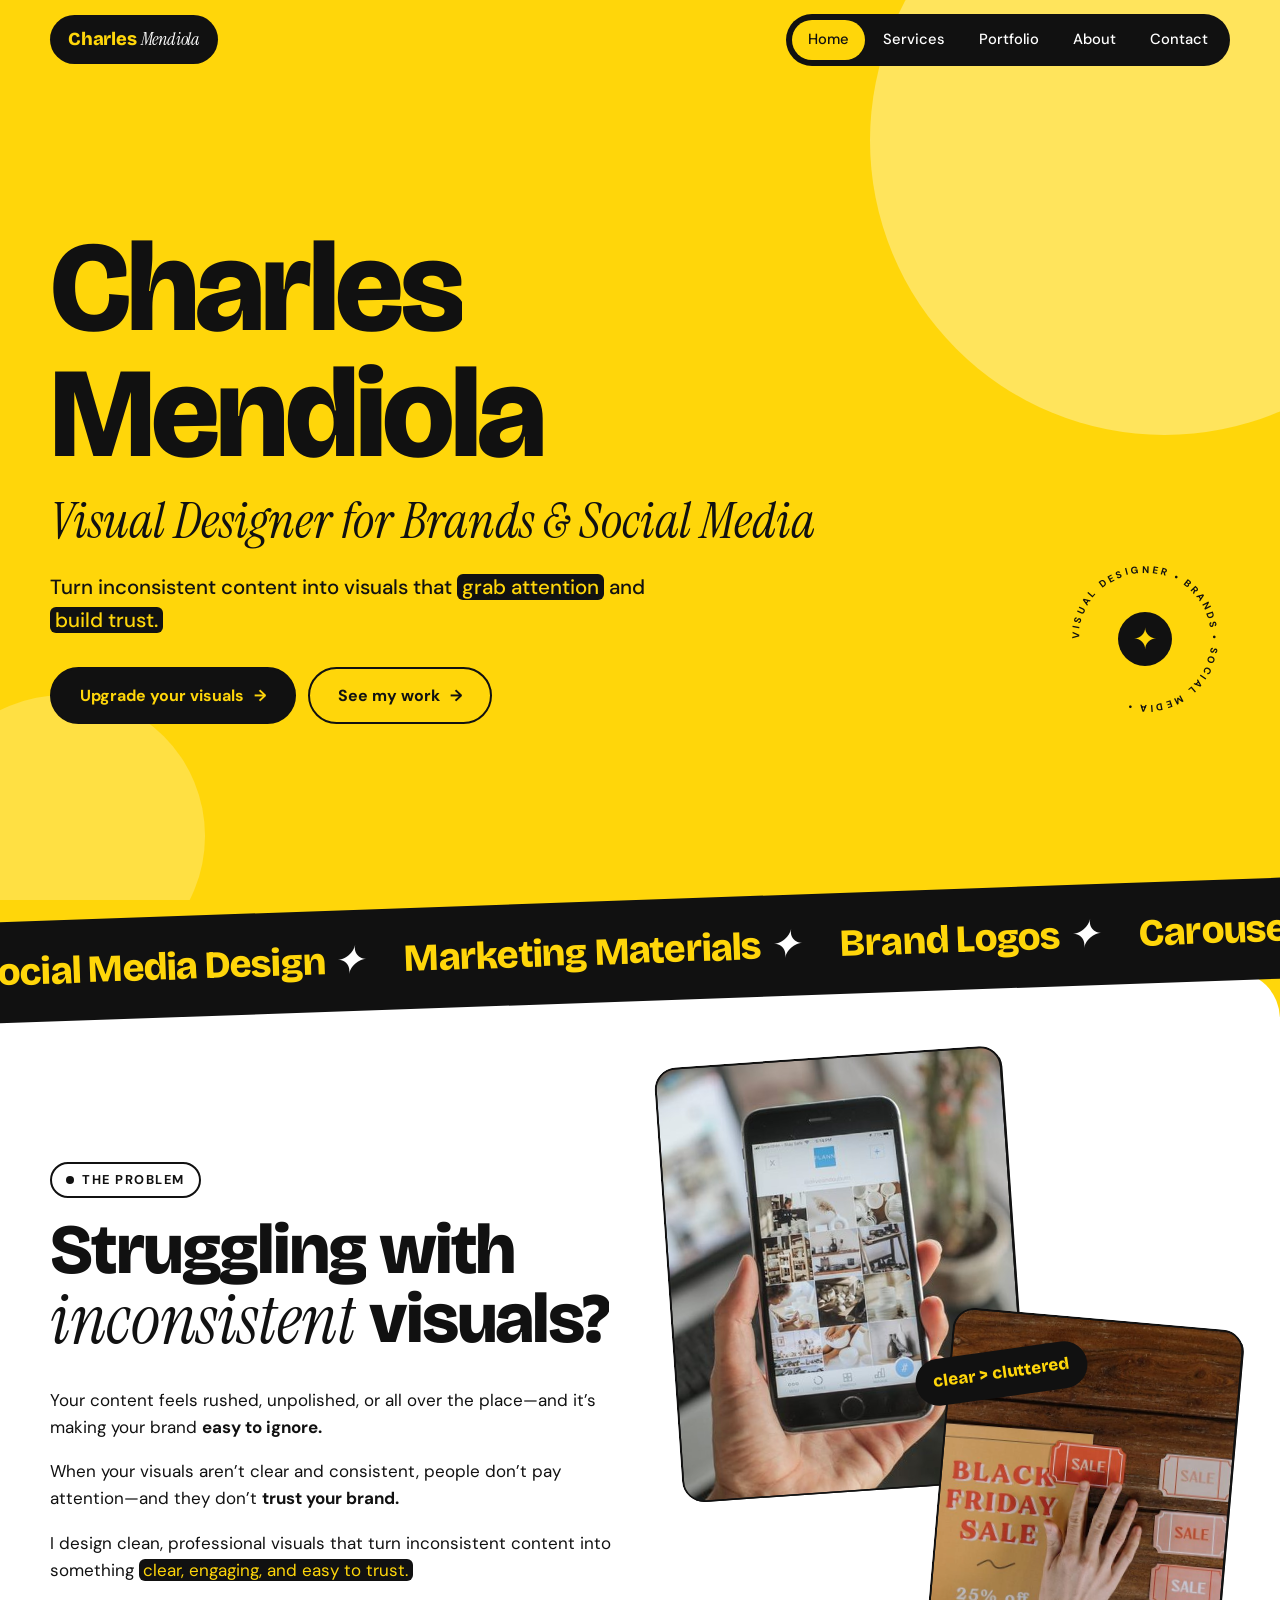
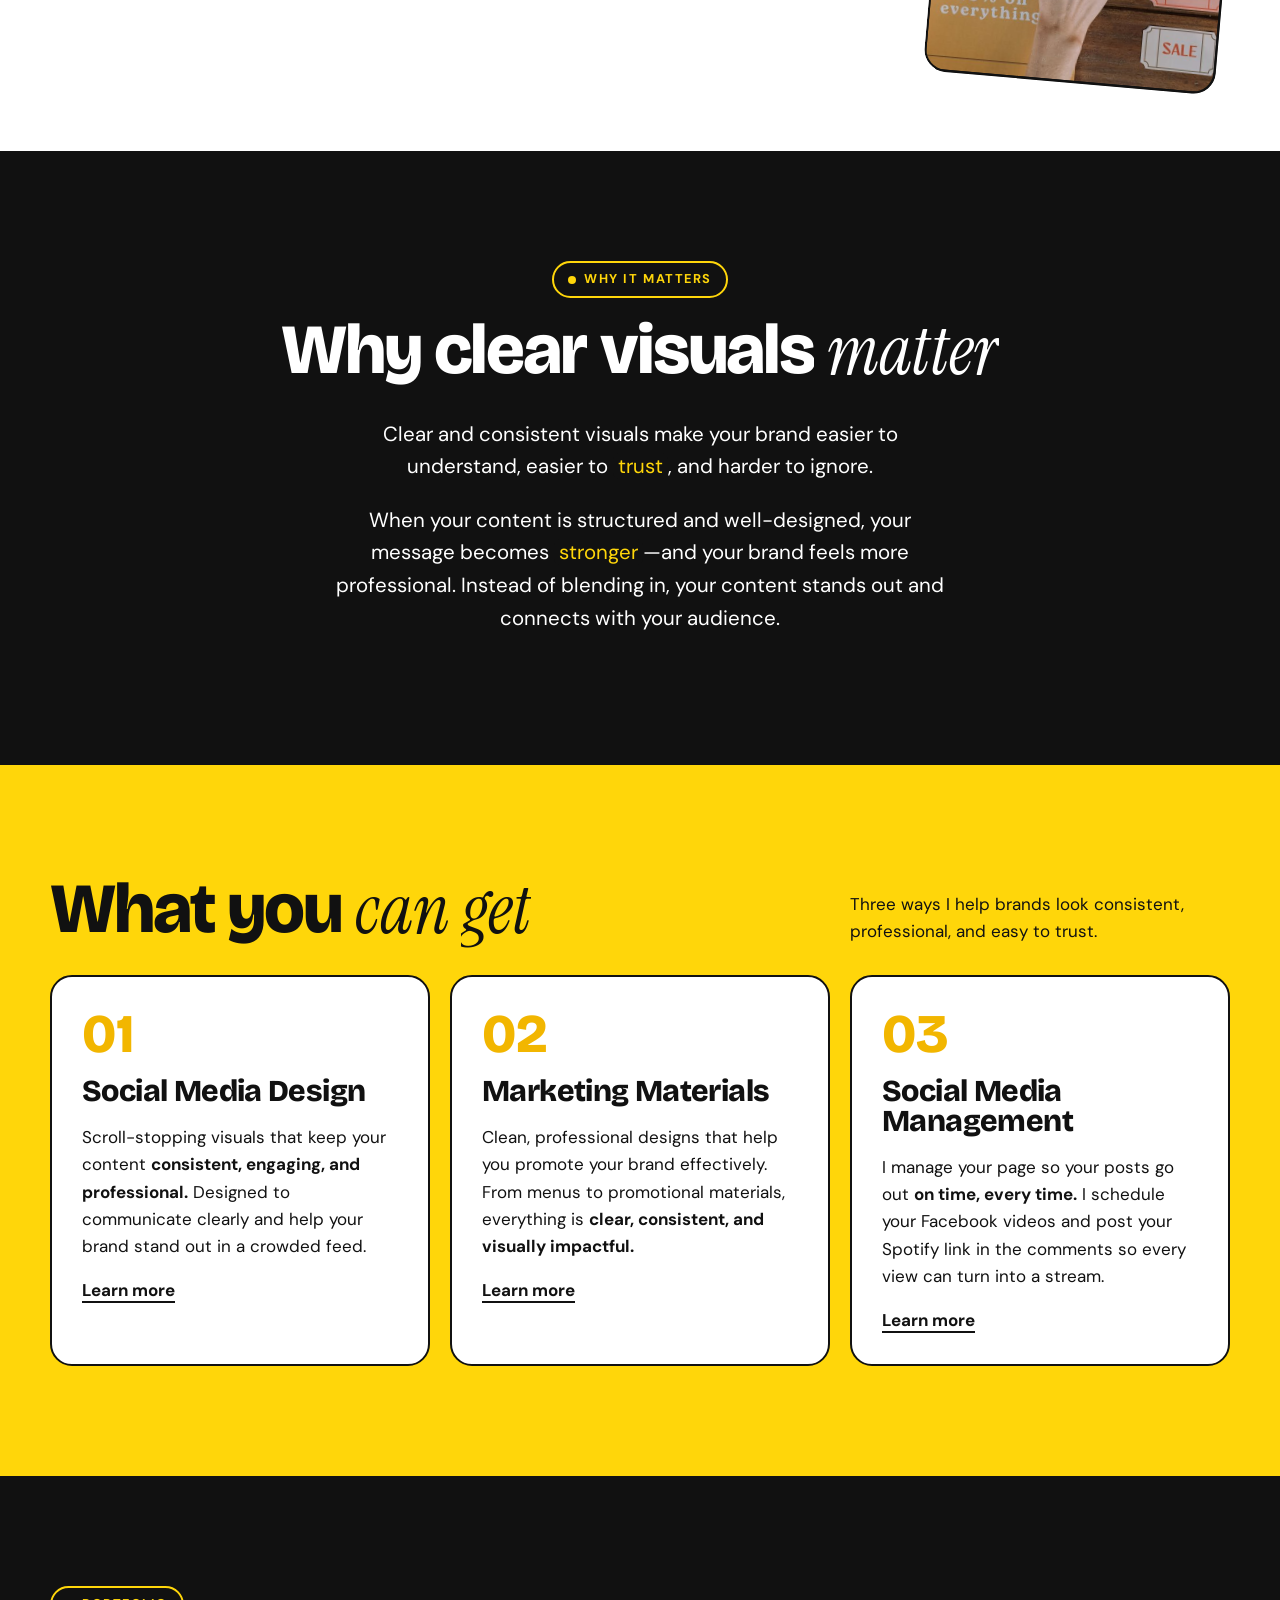
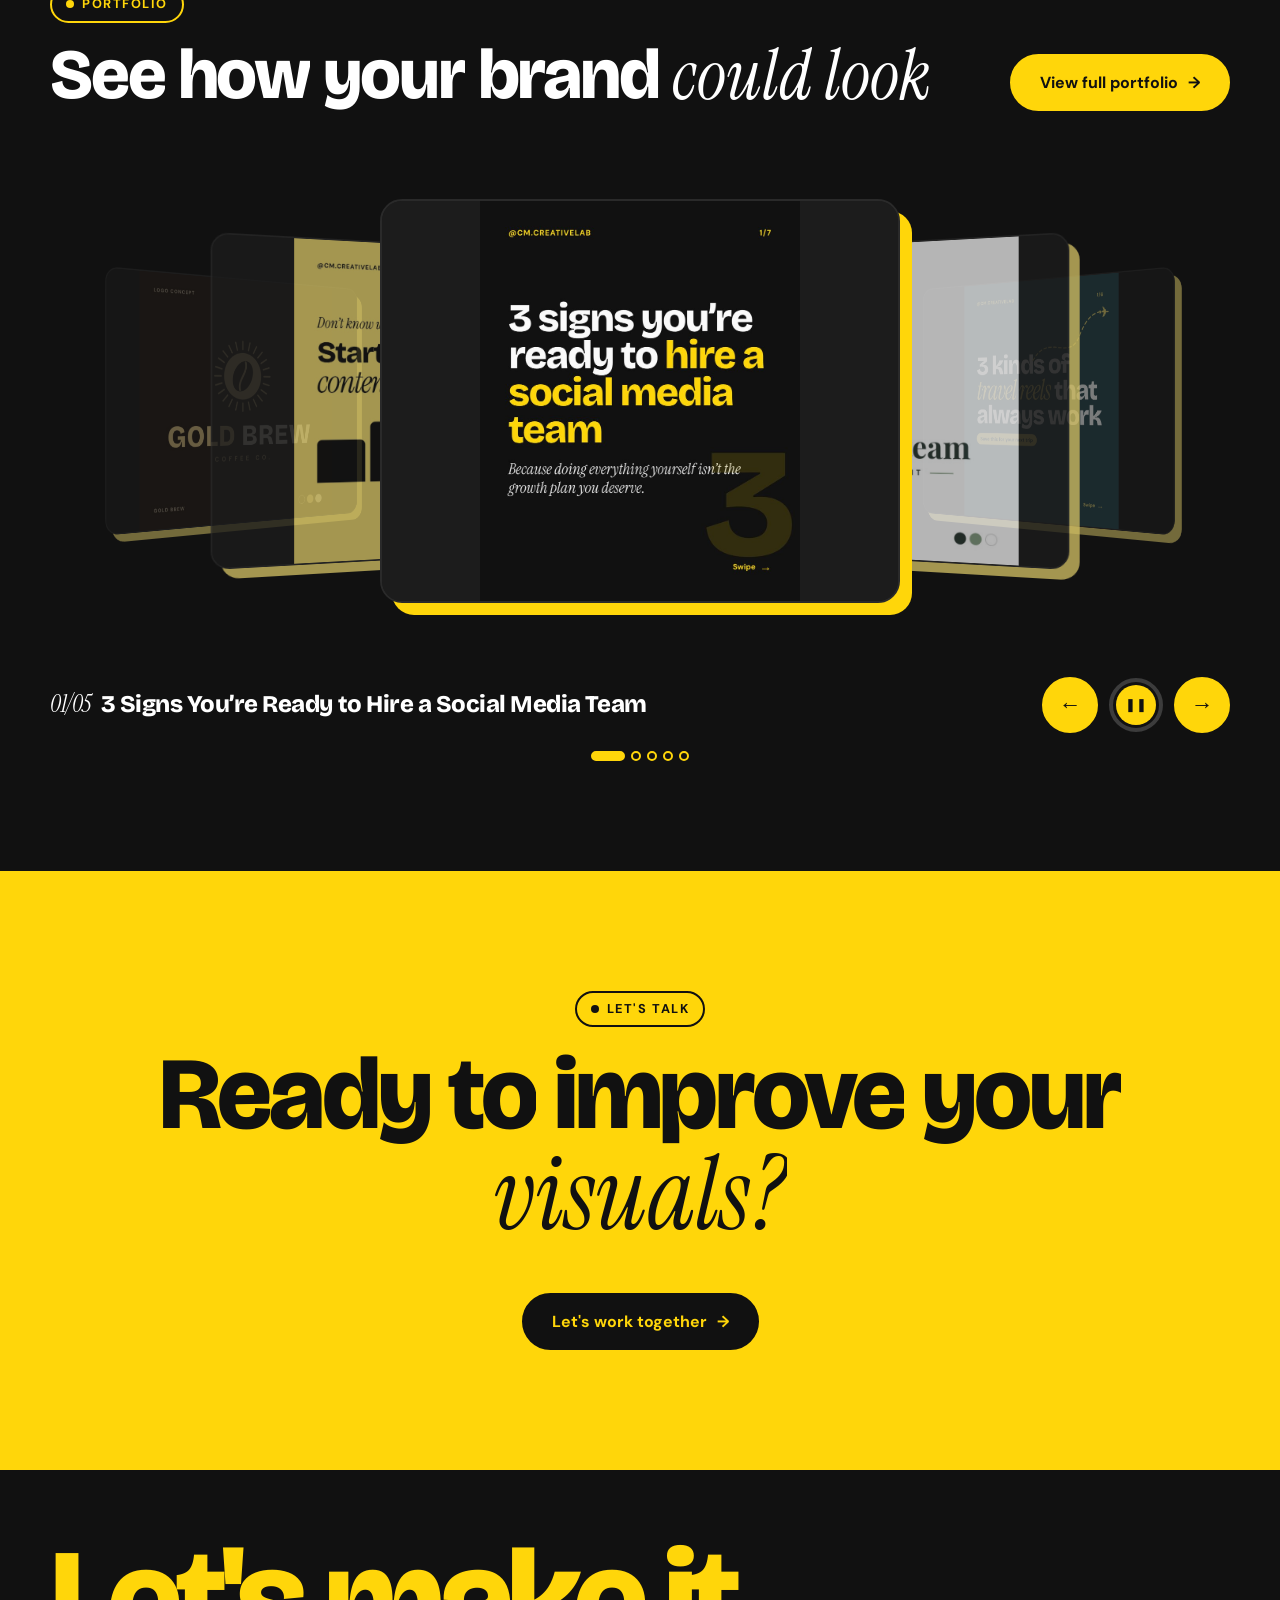
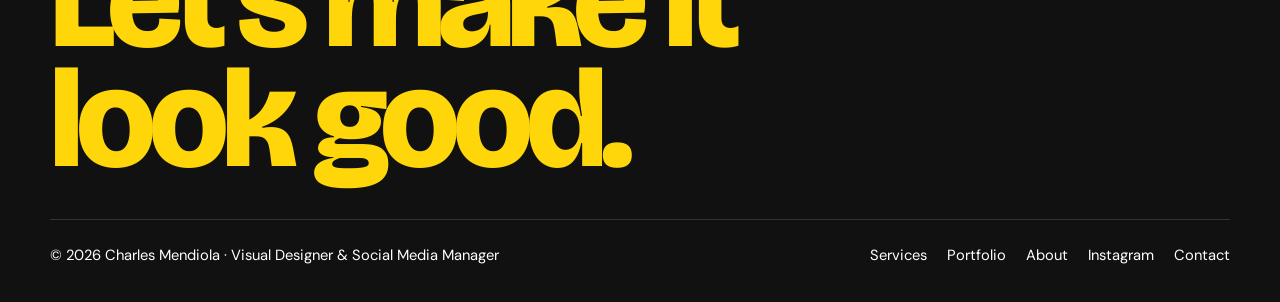
<file: index.html>
<!DOCTYPE html>
<html lang="en">
<head>
  <meta charset="utf-8">
  <meta name="viewport" content="width=device-width, initial-scale=1">
  <title>Charles Mendiola | Visual Designer & Social Media Manager</title>
  <meta name="description" content="Visual designer for brands and social media. Turn inconsistent content into visuals that grab attention and build trust.">
  <meta name="theme-color" content="#FFD60A">
  <link rel="preconnect" href="https://fonts.googleapis.com">
  <link rel="preconnect" href="https://fonts.gstatic.com" crossorigin>
  <link href="https://fonts.googleapis.com/css2?family=Bricolage+Grotesque:opsz,wght@12..96,600;12..96,800&family=DM+Sans:wght@400;500;700&family=Instrument+Serif:ital@0;1&display=swap" rel="stylesheet">
  <link rel="stylesheet" href="styles.css">
</head>
<body data-page="index">
  <div class="curtain" aria-hidden="true"></div>
  <div class="progress" aria-hidden="true"></div>
  <header class="site-header">
    <div class="wrap">
      <a class="brand" href="index.html">Charles <em>Mendiola</em></a>
      <button class="menu-btn" aria-label="Open menu" aria-expanded="false">&#9776;</button>
      <ul class="nav">
        <li><a href="index.html" data-page="index">Home</a></li>
        <li><a href="services.html" data-page="services">Services</a></li>
        <li><a href="portfolio.html" data-page="portfolio">Portfolio</a></li>
        <li><a href="about.html" data-page="about">About</a></li>
        <li><a href="contact.html" data-page="contact">Contact</a></li>
      </ul>
    </div>
  </header>
  <main>
    <section class="hero">
      <div class="blob b1"></div><div class="blob b2"></div>
      <div class="wrap">
        <div class="hero-grid">
          <div>
            <h1 class="split"><span class="line">Charles</span><span class="line">Mendiola</span></h1>
            <p class="role rv">Visual Designer for Brands &amp; Social Media</p>
            <p class="lead rv">Turn inconsistent content into visuals that <span class="hl">grab attention</span> and <span class="hl">build trust.</span></p>
            <div class="btn-row rv" style="margin-top:30px"><a class="btn" href="contact.html">Upgrade your visuals</a><a class="btn alt" href="portfolio.html">See my work</a></div>
          </div>
          <div class="badge rv-pop" aria-hidden="true">
            <svg viewBox="0 0 200 200"><defs><path id="circ" d="M100,100 m-78,0 a78,78 0 1,1 156,0 a78,78 0 1,1 -156,0"/></defs>
              <text><textPath href="#circ">Visual designer &bull; Brands &bull; Social media &bull;</textPath></text></svg>
            <div class="core">&#10022;</div>
          </div>
        </div>
      </div>
    </section>
    <div class="marquee " aria-hidden="true"><div class="track"><span>Social Media Design <i>&#10022;</i></span><span>Marketing Materials <i>&#10022;</i></span><span>Brand Logos <i>&#10022;</i></span><span>Carousels <i>&#10022;</i></span><span>Social Media Management <i>&#10022;</i></span><span>Promotional Ads <i>&#10022;</i></span><span>Social Media Design <i>&#10022;</i></span><span>Marketing Materials <i>&#10022;</i></span><span>Brand Logos <i>&#10022;</i></span><span>Carousels <i>&#10022;</i></span><span>Social Media Management <i>&#10022;</i></span><span>Promotional Ads <i>&#10022;</i></span></div></div>

    <section class="cream rounded-top" style="margin-top:-30px;padding-top:150px">
      <div class="wrap grid-2">
        <div>
          <span class="tag rv">The problem</span>
          <h2 class="split">Struggling with <span class="it">inconsistent</span> visuals?</h2>
          <p class="rv">Your content feels rushed, unpolished, or all over the place&mdash;and it&rsquo;s making your brand <strong>easy to ignore.</strong></p>
          <p class="rv">When your visuals aren&rsquo;t clear and consistent, people don&rsquo;t pay attention&mdash;and they don&rsquo;t <strong>trust your brand.</strong></p>
          <p class="rv">I design clean, professional visuals that turn inconsistent content into something <span class="hl">clear, engaging, and easy to trust.</span></p>
        </div>
        <div class="collage">
          <div class="frame rv-clip" data-speed="0.06"><img src="img/photo-phone-feed.jpg" alt="Hand holding a phone showing an Instagram feed"></div>
          <div class="frame rv-clip" data-speed="-0.05" style="--d:.2s"><img src="img/photo-black-friday.jpg" alt="Black Friday sale signs on a wooden table"></div>
          <span class="sticker rv-pop" style="--d:.5s">clear &gt; cluttered</span>
        </div>
      </div>
    </section>

    <section class="dark">
      <div class="wrap center">
        <span class="tag rv">Why it matters</span>
        <h2 class="split">Why clear visuals <span class="it">matter</span></h2>
        <p class="lead rv">Clear and consistent visuals make your brand easier to understand, easier to <span class="hl">trust</span>, and harder to ignore.</p>
        <p class="lead rv">When your content is structured and well-designed, your message becomes <span class="hl">stronger</span>&mdash;and your brand feels more professional. Instead of blending in, your content stands out and connects with your audience.</p>
      </div>
    </section>

    <section>
      <div class="wrap">
        <div class="work-head">
          <h2 class="split">What you <span class="it">can get</span></h2>
          <p class="rv">Three ways I help brands look consistent, professional, and easy to trust.</p>
        </div>
        <div class="grid-3">
          <div class="card rv"><span class="n">01</span><h3>Social Media Design</h3><p>Scroll-stopping visuals that keep your content <strong>consistent, engaging, and professional.</strong> Designed to communicate clearly and help your brand stand out in a crowded feed.</p><a class="more" href="services.html">Learn more</a></div>
          <div class="card rv"><span class="n">02</span><h3>Marketing Materials</h3><p>Clean, professional designs that help you promote your brand effectively. From menus to promotional materials, everything is <strong>clear, consistent, and visually impactful.</strong></p><a class="more" href="services.html">Learn more</a></div>
          <div class="card rv"><span class="n">03</span><h3>Social Media Management</h3><p>I manage your page so your posts go out <strong>on time, every time.</strong> I schedule your Facebook videos and post your Spotify link in the comments so every view can turn into a stream.</p><a class="more" href="services.html">Learn more</a></div>
        </div>
      </div>
    </section>

    <section class="dark">
      <div class="wrap">
        <div class="work-head">
          <div><span class="tag rv">Portfolio</span><h2 class="split" style="margin:0">See how your brand <span class="it">could look</span></h2></div>
          <a class="btn yellow rv" href="portfolio.html">View full portfolio</a>
        </div>
        <div class="slideshow" data-delay="4000" aria-label="Featured carousel designs">
          <figure><img src="img/slide-signs-1.jpg" alt="Carousel cover: 3 Signs You're Ready to Hire a Social Media Team"><figcaption>3 Signs You&rsquo;re Ready to Hire a Social Media Team</figcaption></figure>
          <figure><img src="img/logo-willow-steam.jpg" alt="Willow &amp; Steam Cafe &amp; Restaurant logo"><figcaption>Willow &amp; Steam Cafe &amp; Restaurant</figcaption></figure>
          <figure><img src="img/slide-travel-1.jpg" alt="Carousel cover: 3 Kinds of Travel Reels That Always Work"><figcaption>3 Kinds of Travel Reels</figcaption></figure>
          <figure><img src="img/logo-gold-brew.jpg" alt="Gold Brew coffee logo"><figcaption>Gold Brew</figcaption></figure>
          <figure><img src="img/slide-pillars-1.jpg" alt="Carousel cover: Don't know what to post? Start with your content pillars"><figcaption>Start With Your Content Pillars</figcaption></figure>
        </div>
      </div>
    </section>
    <section class="cta">
      <div class="wrap">
        <span class="tag rv">Let's talk</span>
        <h2 class="split">Ready to improve your <span class="it">visuals?</span></h2>
        <div class="btn-row rv" style="justify-content:center"><a class="btn" href="contact.html">Let's work together</a></div>
      </div>
    </section>
  </main>
  <footer class="site-footer">
    <div class="wrap">
      <p class="big">Let's make it<br>look good.</p>
      <div class="row">
        <span>&copy; 2026 Charles Mendiola &middot; Visual Designer &amp; Social Media Manager</span>
        <nav>
          <a href="services.html">Services</a>
          <a href="portfolio.html">Portfolio</a>
          <a href="about.html">About</a>
          <a href="https://www.instagram.com/cm.creativelab/" target="_blank" rel="noopener">Instagram</a>
          <a href="contact.html">Contact</a>
        </nav>
      </div>
    </div>
  </footer>
  <script src="main.js"></script>
</body>
</html>
</file>
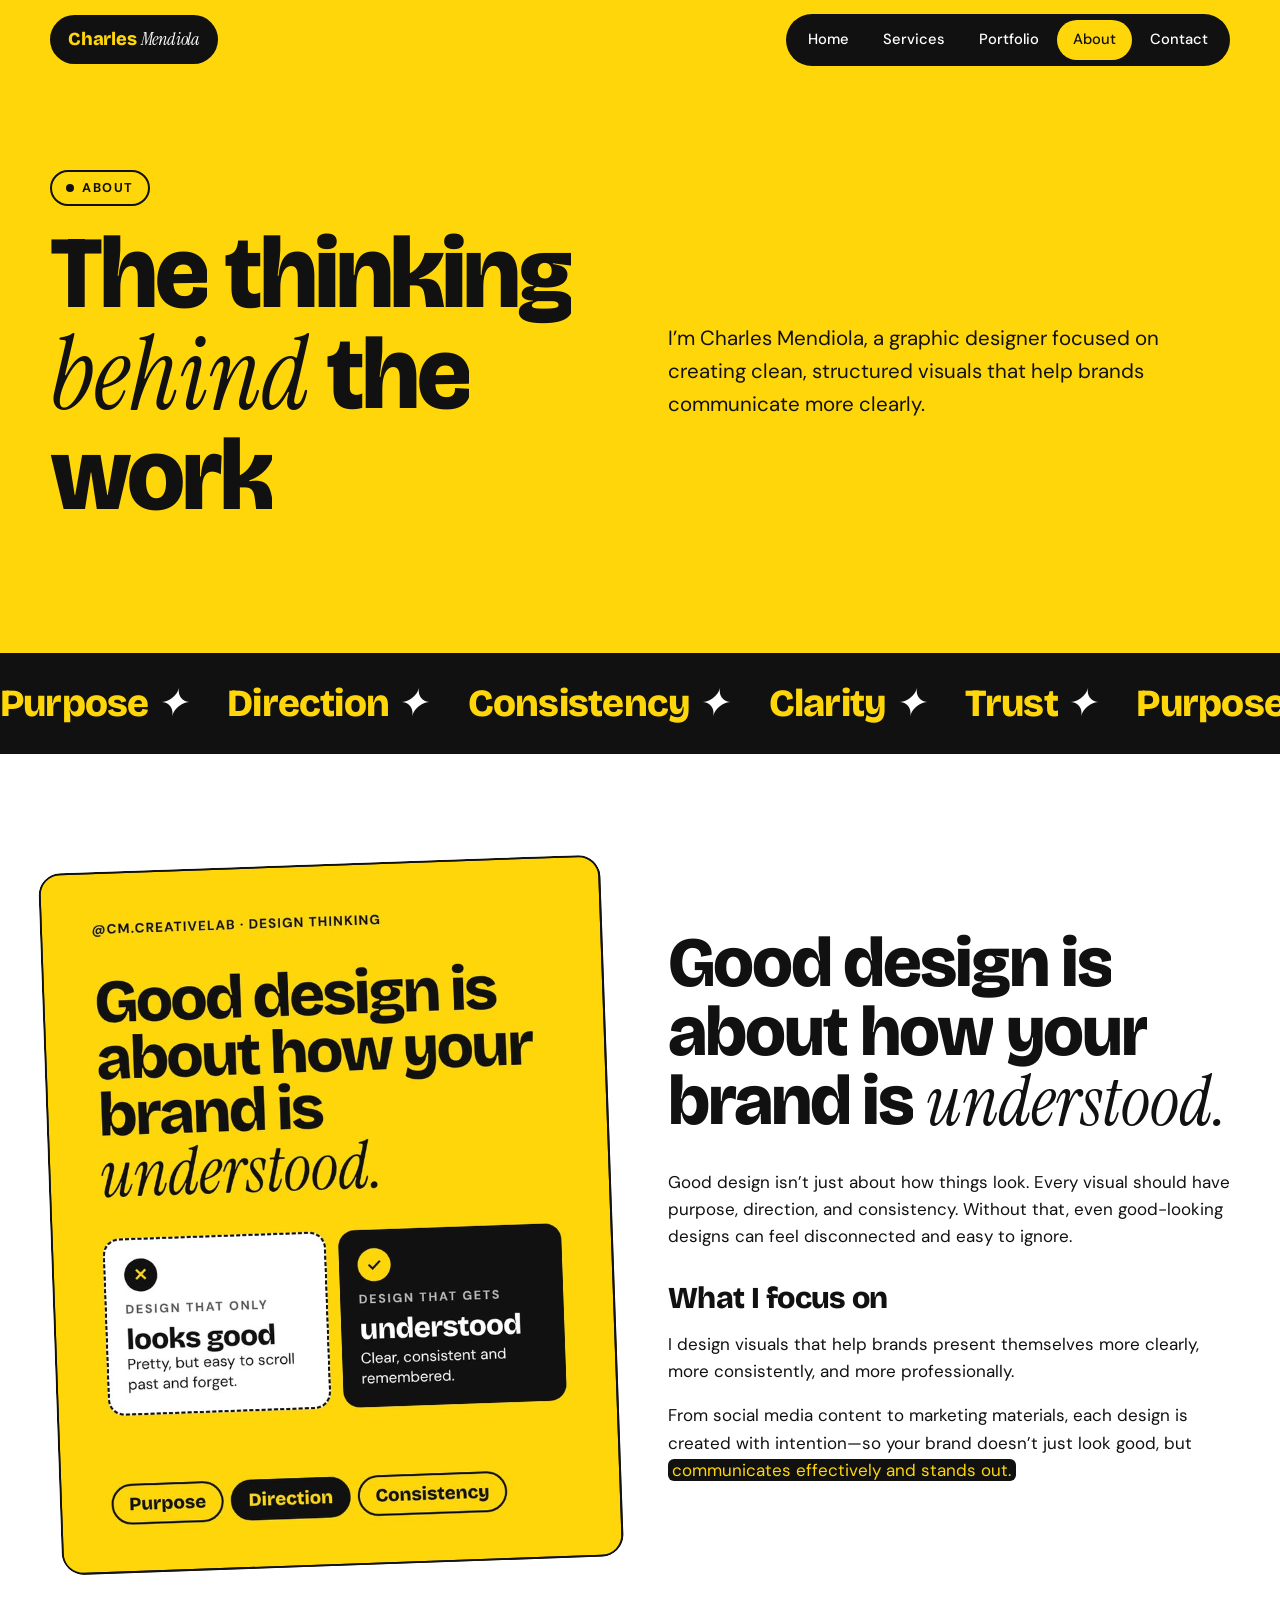
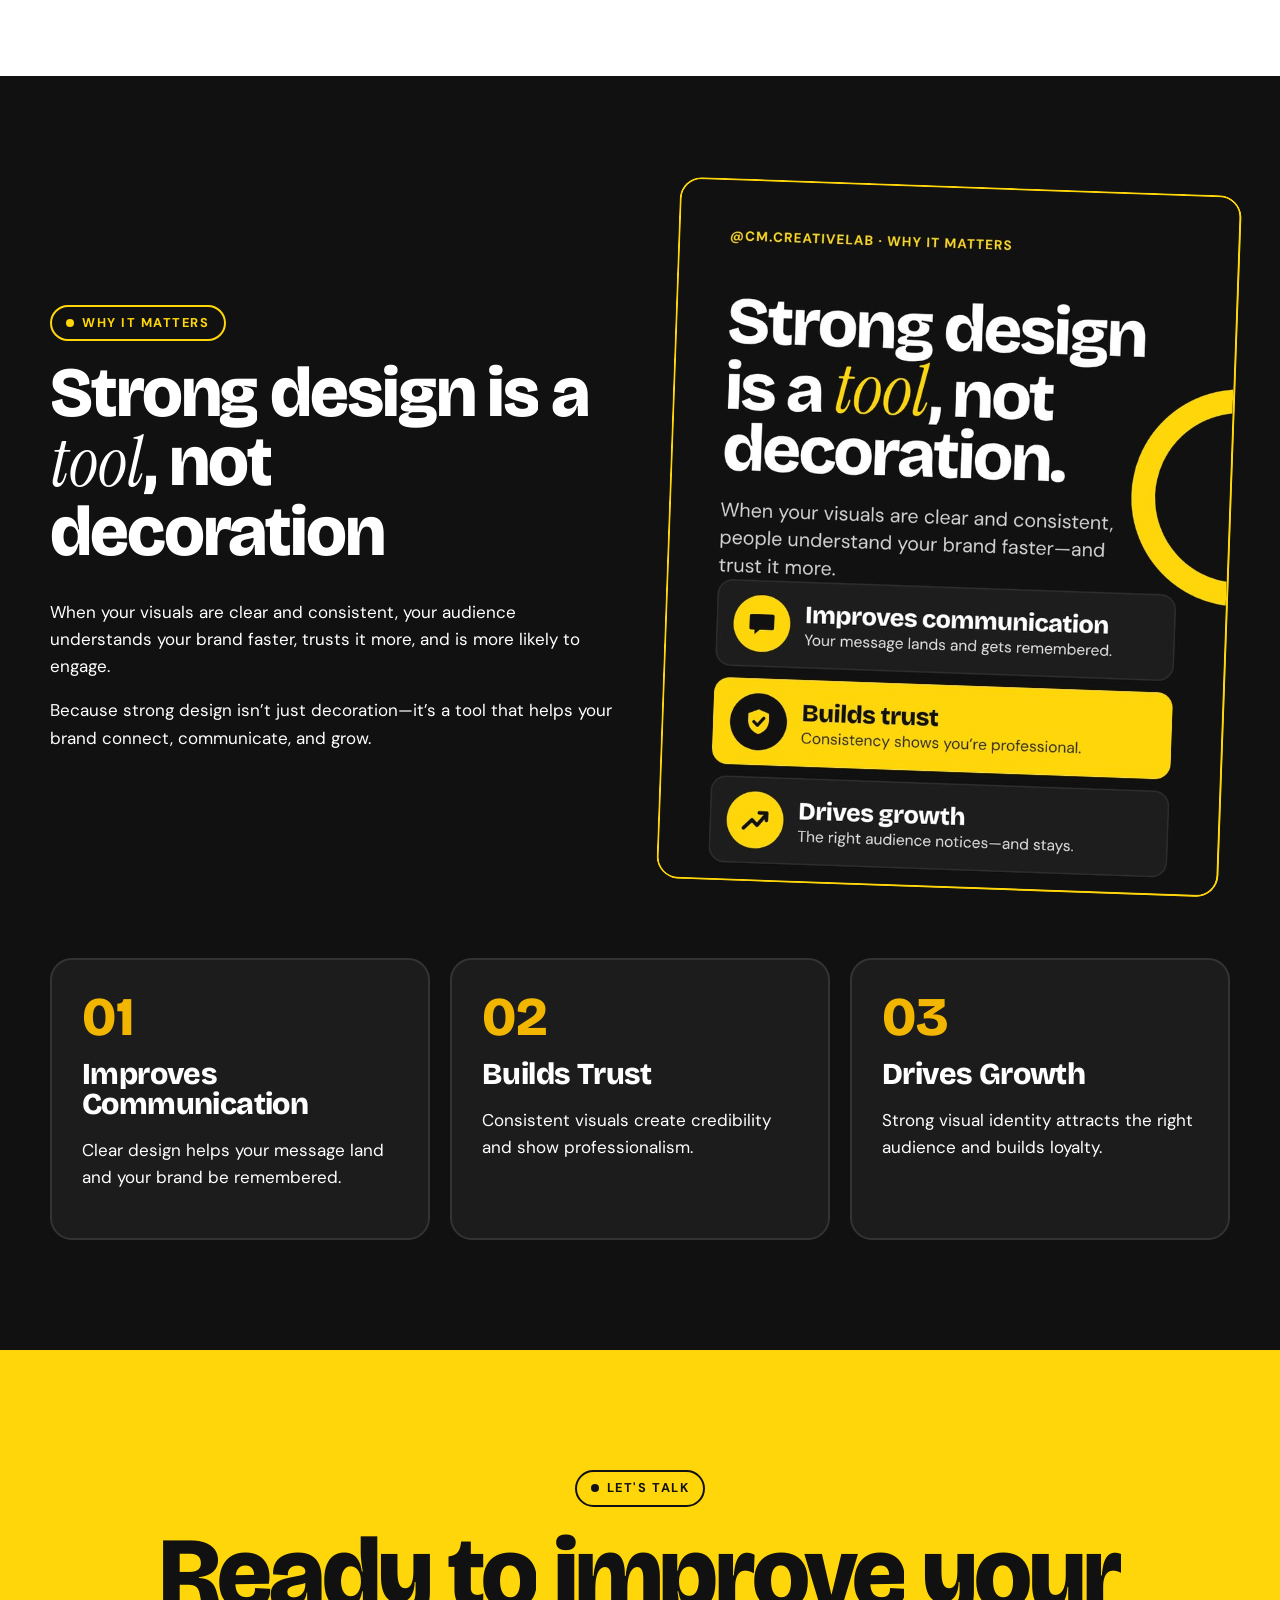
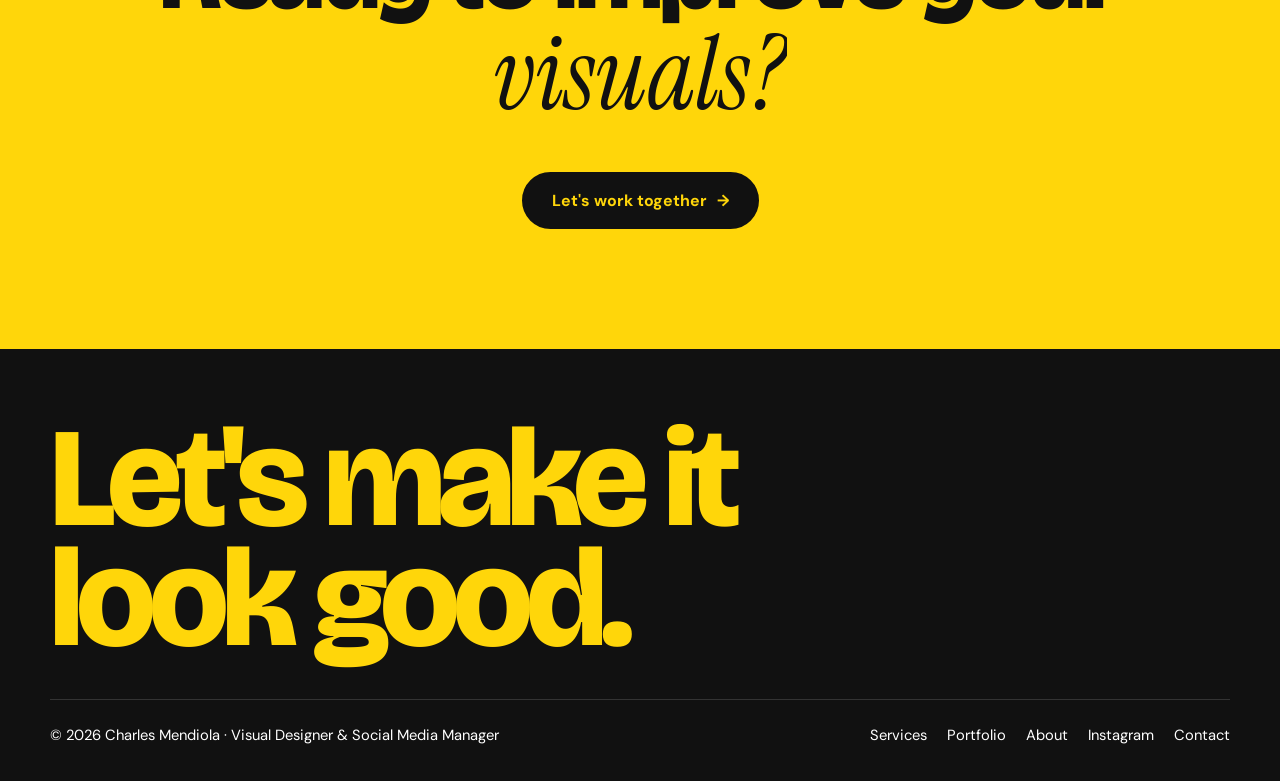
<file: about.html>
<!DOCTYPE html>
<html lang="en">
<head>
  <meta charset="utf-8">
  <meta name="viewport" content="width=device-width, initial-scale=1">
  <title>About | Charles Mendiola</title>
  <meta name="description" content="The thinking behind Charles Mendiola's design work.">
  <meta name="theme-color" content="#FFD60A">
  <link rel="preconnect" href="https://fonts.googleapis.com">
  <link rel="preconnect" href="https://fonts.gstatic.com" crossorigin>
  <link href="https://fonts.googleapis.com/css2?family=Bricolage+Grotesque:opsz,wght@12..96,600;12..96,800&family=DM+Sans:wght@400;500;700&family=Instrument+Serif:ital@0;1&display=swap" rel="stylesheet">
  <link rel="stylesheet" href="styles.css">
</head>
<body data-page="about">
  <div class="curtain" aria-hidden="true"></div>
  <div class="progress" aria-hidden="true"></div>
  <header class="site-header">
    <div class="wrap">
      <a class="brand" href="index.html">Charles <em>Mendiola</em></a>
      <button class="menu-btn" aria-label="Open menu" aria-expanded="false">&#9776;</button>
      <ul class="nav">
        <li><a href="index.html" data-page="index">Home</a></li>
        <li><a href="services.html" data-page="services">Services</a></li>
        <li><a href="portfolio.html" data-page="portfolio">Portfolio</a></li>
        <li><a href="about.html" data-page="about">About</a></li>
        <li><a href="contact.html" data-page="contact">Contact</a></li>
      </ul>
    </div>
  </header>
  <main>
    <section class="page-hero">
      <div class="wrap grid-2">
        <div>
          <span class="tag rv">About</span>
          <h1 class="split">The thinking <span class="it">behind</span> the work</h1>
        </div>
        <p class="lead rv">I&rsquo;m Charles Mendiola, a graphic designer focused on creating clean, structured visuals that help brands communicate more clearly.</p>
      </div>
    </section>
    <div class="marquee flat" aria-hidden="true"><div class="track"><span>Purpose <i>&#10022;</i></span><span>Direction <i>&#10022;</i></span><span>Consistency <i>&#10022;</i></span><span>Clarity <i>&#10022;</i></span><span>Trust <i>&#10022;</i></span><span>Purpose <i>&#10022;</i></span><span>Direction <i>&#10022;</i></span><span>Consistency <i>&#10022;</i></span><span>Clarity <i>&#10022;</i></span><span>Trust <i>&#10022;</i></span></div></div>

    <section class="cream">
      <div class="wrap grid-2">
        <div class="frame rv-clip" style="box-shadow:14px 14px 0 var(--ink);rotate:-2deg"><img src="img/post-understood.jpg" alt="Post: Good design is about how your brand is understood"></div>
        <div>
          <h2 class="split">Good design is about how your brand is <span class="it">understood.</span></h2>
          <p class="rv">Good design isn&rsquo;t just about how things look. Every visual should have purpose, direction, and consistency. Without that, even good-looking designs can feel disconnected and easy to ignore.</p>
          <h3 class="rv" style="margin-top:34px">What I focus on</h3>
          <p class="rv">I design visuals that help brands present themselves more clearly, more consistently, and more professionally.</p>
          <p class="rv">From social media content to marketing materials, each design is created with intention&mdash;so your brand doesn&rsquo;t just look good, but <span class="hl">communicates effectively and stands out.</span></p>
        </div>
      </div>
    </section>

    <section class="dark">
      <div class="wrap grid-2">
        <div>
          <span class="tag rv">Why it matters</span>
          <h2 class="split">Strong design is a <span class="it">tool</span>, not decoration</h2>
          <p class="rv">When your visuals are clear and consistent, your audience understands your brand faster, trusts it more, and is more likely to engage.</p>
          <p class="rv">Because strong design isn&rsquo;t just decoration&mdash;it&rsquo;s a tool that helps your brand connect, communicate, and grow.</p>
        </div>
        <div class="frame rv-clip" style="box-shadow:14px 14px 0 var(--yellow);border-color:var(--yellow);rotate:2deg"><img src="img/post-why-it-matters.jpg" alt="Why it matters post: Strong design is a tool, not decoration"></div>
      </div>
      <div class="wrap grid-3" style="margin-top:70px">
        <div class="card rv"><span class="n">01</span><h3>Improves Communication</h3><p>Clear design helps your message land and your brand be remembered.</p></div>
        <div class="card rv"><span class="n">02</span><h3>Builds Trust</h3><p>Consistent visuals create credibility and show professionalism.</p></div>
        <div class="card rv"><span class="n">03</span><h3>Drives Growth</h3><p>Strong visual identity attracts the right audience and builds loyalty.</p></div>
      </div>
    </section>
    <section class="cta">
      <div class="wrap">
        <span class="tag rv">Let's talk</span>
        <h2 class="split">Ready to improve your <span class="it">visuals?</span></h2>
        <div class="btn-row rv" style="justify-content:center"><a class="btn" href="contact.html">Let's work together</a></div>
      </div>
    </section>
  </main>
  <footer class="site-footer">
    <div class="wrap">
      <p class="big">Let's make it<br>look good.</p>
      <div class="row">
        <span>&copy; 2026 Charles Mendiola &middot; Visual Designer &amp; Social Media Manager</span>
        <nav>
          <a href="services.html">Services</a>
          <a href="portfolio.html">Portfolio</a>
          <a href="about.html">About</a>
          <a href="https://www.instagram.com/cm.creativelab/" target="_blank" rel="noopener">Instagram</a>
          <a href="contact.html">Contact</a>
        </nav>
      </div>
    </div>
  </footer>
  <script src="main.js"></script>
</body>
</html>
</file>
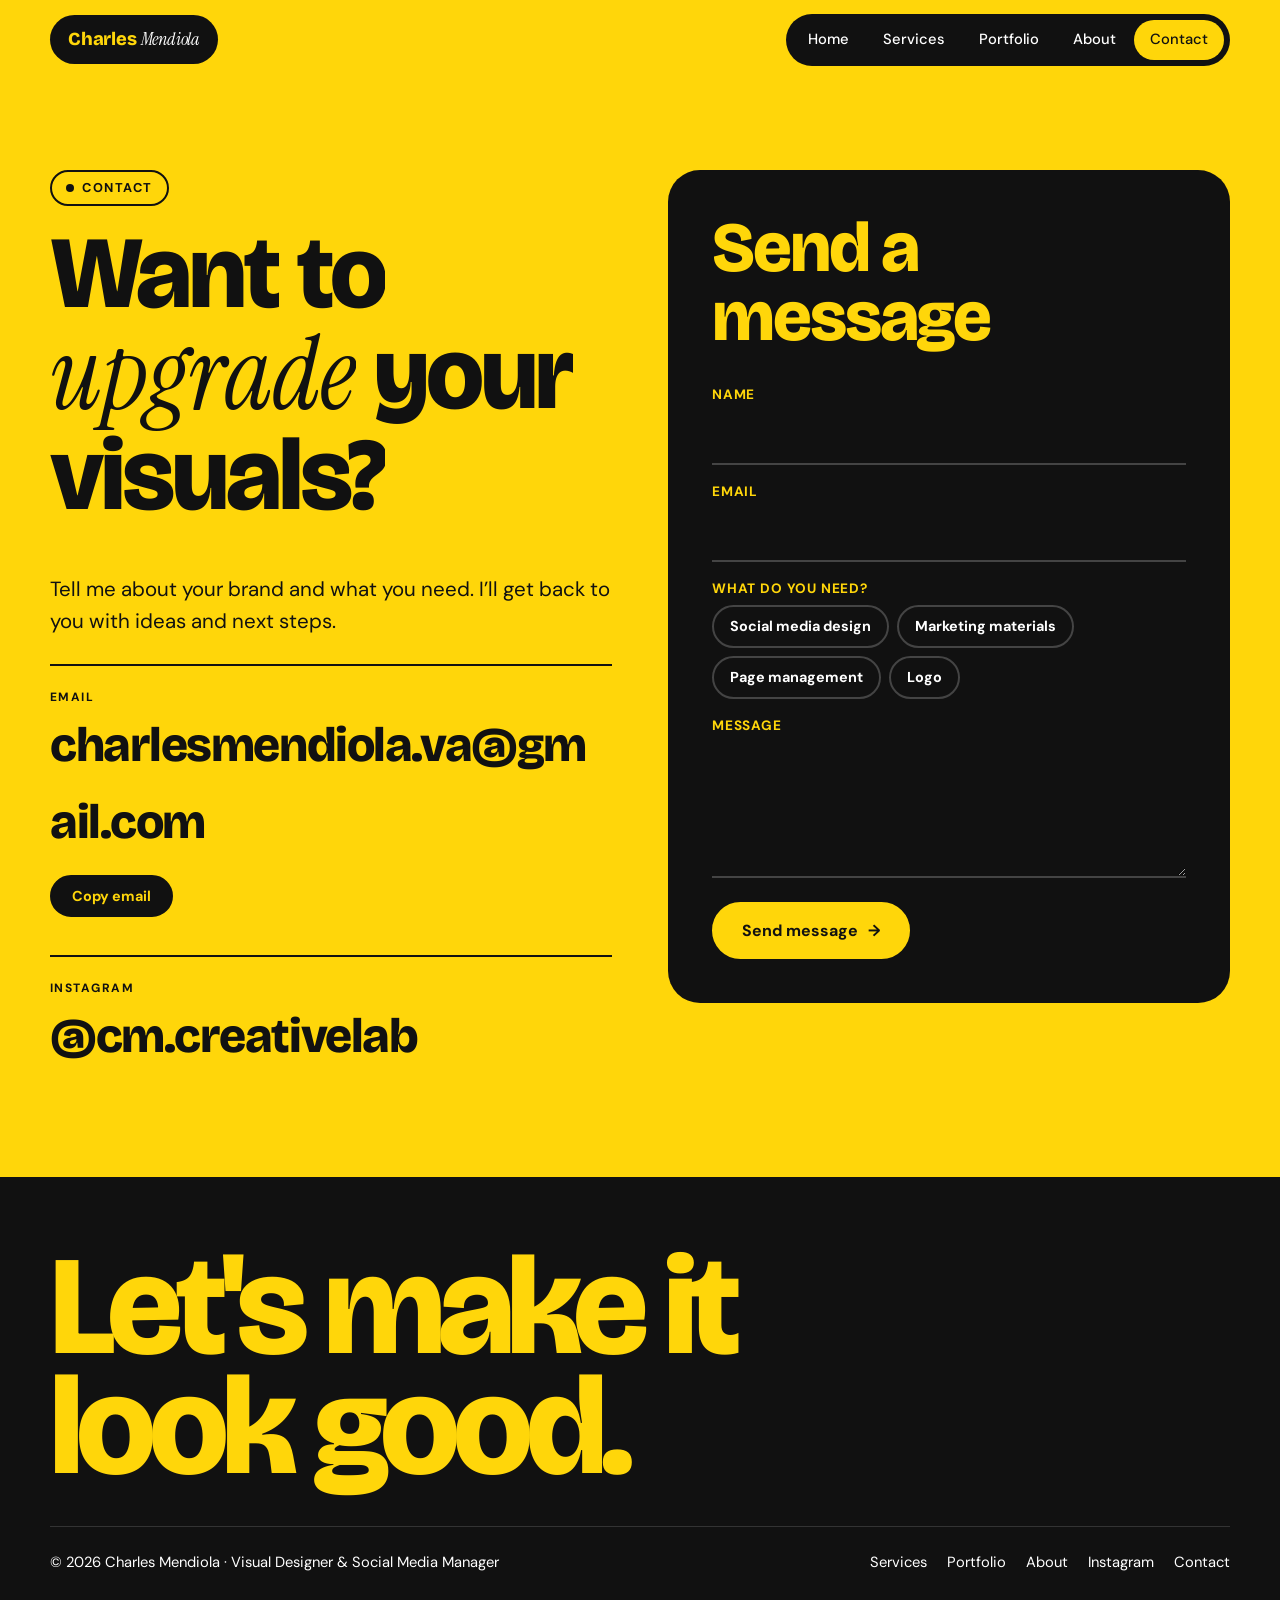
<file: contact.html>
<!DOCTYPE html>
<html lang="en">
<head>
  <meta charset="utf-8">
  <meta name="viewport" content="width=device-width, initial-scale=1">
  <title>Contact | Charles Mendiola</title>
  <meta name="description" content="Get in touch with Charles Mendiola to upgrade your brand visuals.">
  <meta name="theme-color" content="#FFD60A">
  <link rel="preconnect" href="https://fonts.googleapis.com">
  <link rel="preconnect" href="https://fonts.gstatic.com" crossorigin>
  <link href="https://fonts.googleapis.com/css2?family=Bricolage+Grotesque:opsz,wght@12..96,600;12..96,800&family=DM+Sans:wght@400;500;700&family=Instrument+Serif:ital@0;1&display=swap" rel="stylesheet">
  <link rel="stylesheet" href="styles.css">
</head>
<body data-page="contact">
  <div class="curtain" aria-hidden="true"></div>
  <div class="progress" aria-hidden="true"></div>
  <header class="site-header">
    <div class="wrap">
      <a class="brand" href="index.html">Charles <em>Mendiola</em></a>
      <button class="menu-btn" aria-label="Open menu" aria-expanded="false">&#9776;</button>
      <ul class="nav">
        <li><a href="index.html" data-page="index">Home</a></li>
        <li><a href="services.html" data-page="services">Services</a></li>
        <li><a href="portfolio.html" data-page="portfolio">Portfolio</a></li>
        <li><a href="about.html" data-page="about">About</a></li>
        <li><a href="contact.html" data-page="contact">Contact</a></li>
      </ul>
    </div>
  </header>
  <main>
    <section class="page-hero">
      <div class="wrap grid-2" style="align-items:start">
        <div>
          <span class="tag rv">Contact</span>
          <h1 class="split">Want to <span class="it">upgrade</span> your visuals?</h1>
          <p class="lead rv">Tell me about your brand and what you need. I&rsquo;ll get back to you with ideas and next steps.</p>
          <div class="contact-list">
            <div class="contact-row rv">
              <div><small>Email</small><a class="contact-big" href="mailto:charlesmendiola.va@gmail.com">charlesmendiola.va@gmail.com</a></div>
              <button class="btn copy" type="button" data-copy="charlesmendiola.va@gmail.com">Copy email</button>
            </div>
            <div class="contact-row rv">
              <div><small>Instagram</small><a class="contact-big" href="https://www.instagram.com/cm.creativelab/" target="_blank" rel="noopener">@cm.creativelab</a></div>
            </div>
          </div>
        </div>
        <form class="panel rv" name="contact" method="POST" data-netlify="true" netlify-honeypot="bot-field">
          <input type="hidden" name="form-name" value="contact">
          <p hidden><label>Leave this empty <input name="bot-field"></label></p>
          <h2>Send a message</h2>
          <div class="field"><label for="f-name">Name</label><input id="f-name" name="name" autocomplete="name" required></div>
          <div class="field"><label for="f-email">Email</label><input id="f-email" type="email" name="email" autocomplete="email" required></div>
          <div class="field"><label>What do you need?</label>
            <div class="chips">
              <label><input type="checkbox" name="service" value="Social Media Content Design"><span>Social media design</span></label>
              <label><input type="checkbox" name="service" value="Brand Marketing Materials"><span>Marketing materials</span></label>
              <label><input type="checkbox" name="service" value="Social Media Management"><span>Page management</span></label>
              <label><input type="checkbox" name="service" value="Logo"><span>Logo</span></label>
            </div>
          </div>
          <div class="field"><label for="f-msg">Message</label><textarea id="f-msg" name="message" rows="4" required></textarea></div>
          <button class="btn yellow" type="submit">Send message</button>
        </form>
      </div>
    </section>
  </main>
  <footer class="site-footer">
    <div class="wrap">
      <p class="big">Let's make it<br>look good.</p>
      <div class="row">
        <span>&copy; 2026 Charles Mendiola &middot; Visual Designer &amp; Social Media Manager</span>
        <nav>
          <a href="services.html">Services</a>
          <a href="portfolio.html">Portfolio</a>
          <a href="about.html">About</a>
          <a href="https://www.instagram.com/cm.creativelab/" target="_blank" rel="noopener">Instagram</a>
          <a href="contact.html">Contact</a>
        </nav>
      </div>
    </div>
  </footer>
  <script src="main.js"></script>
</body>
</html>
</file>
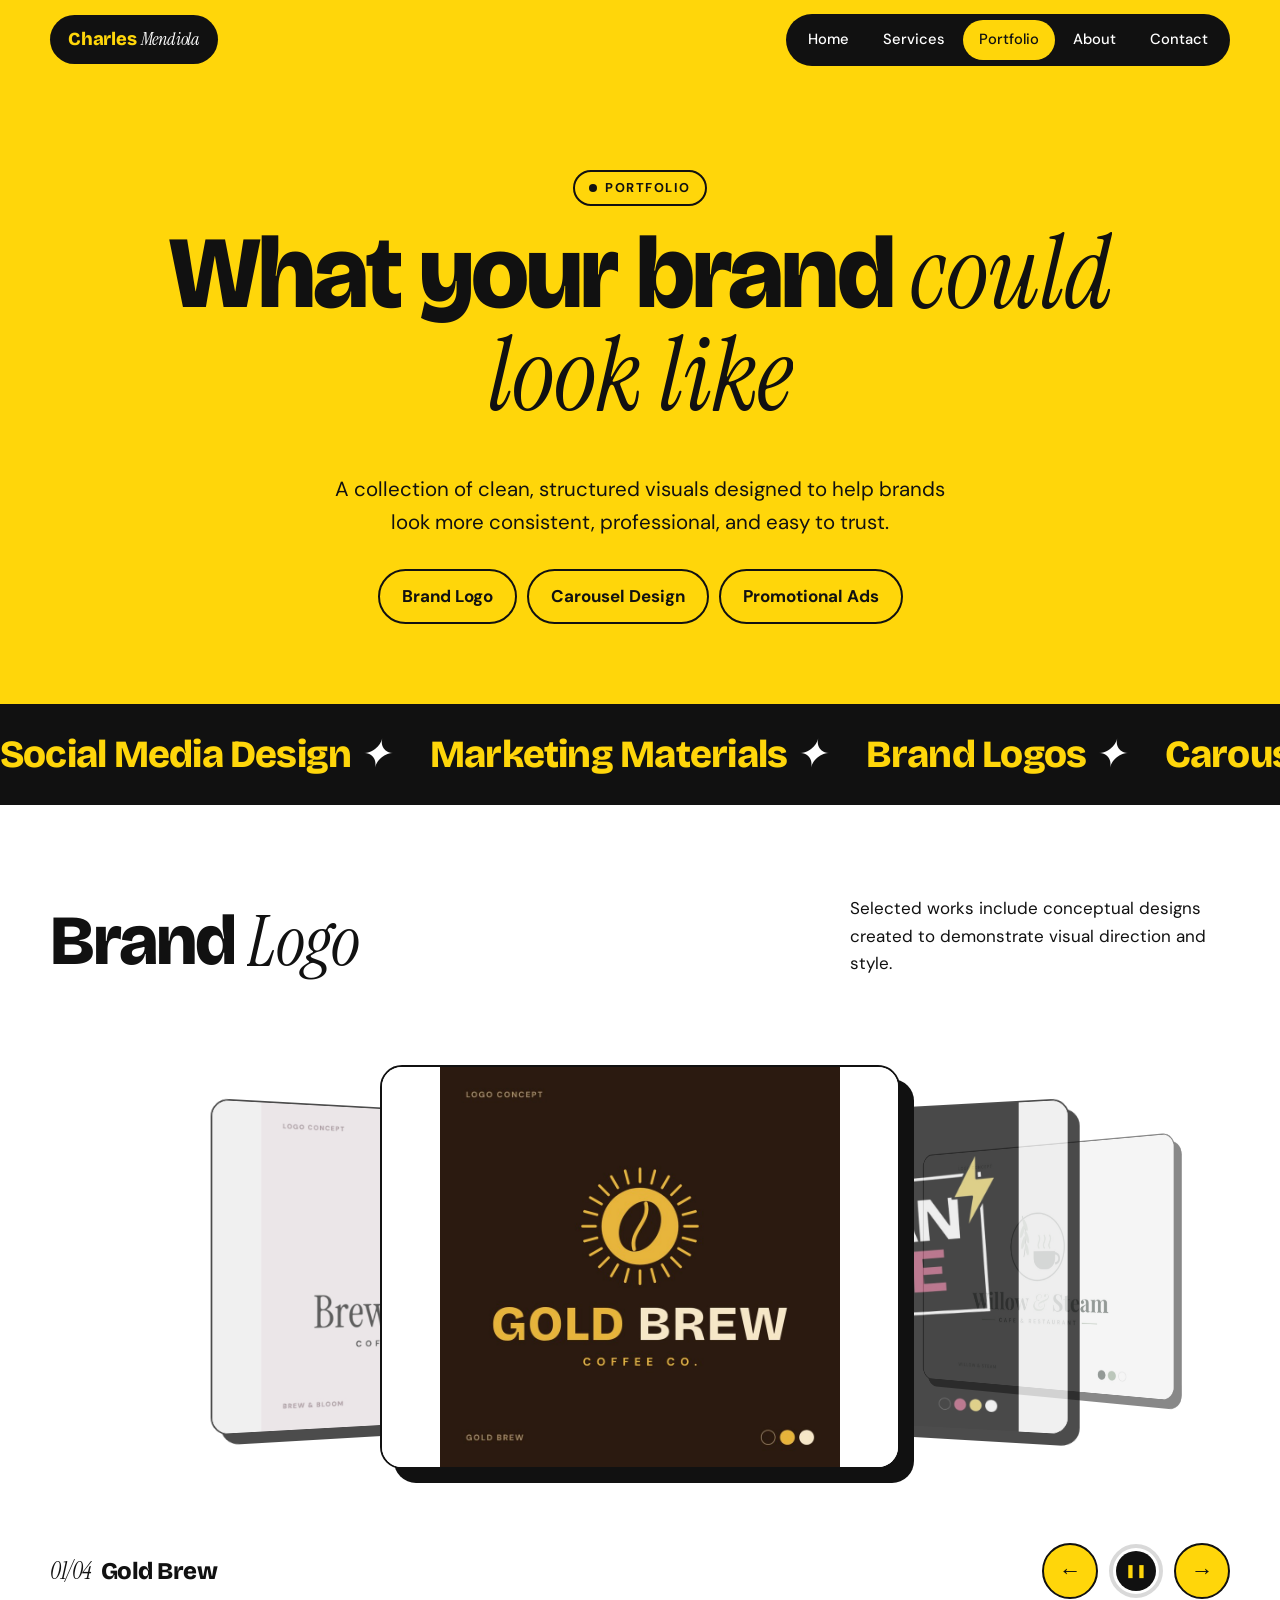
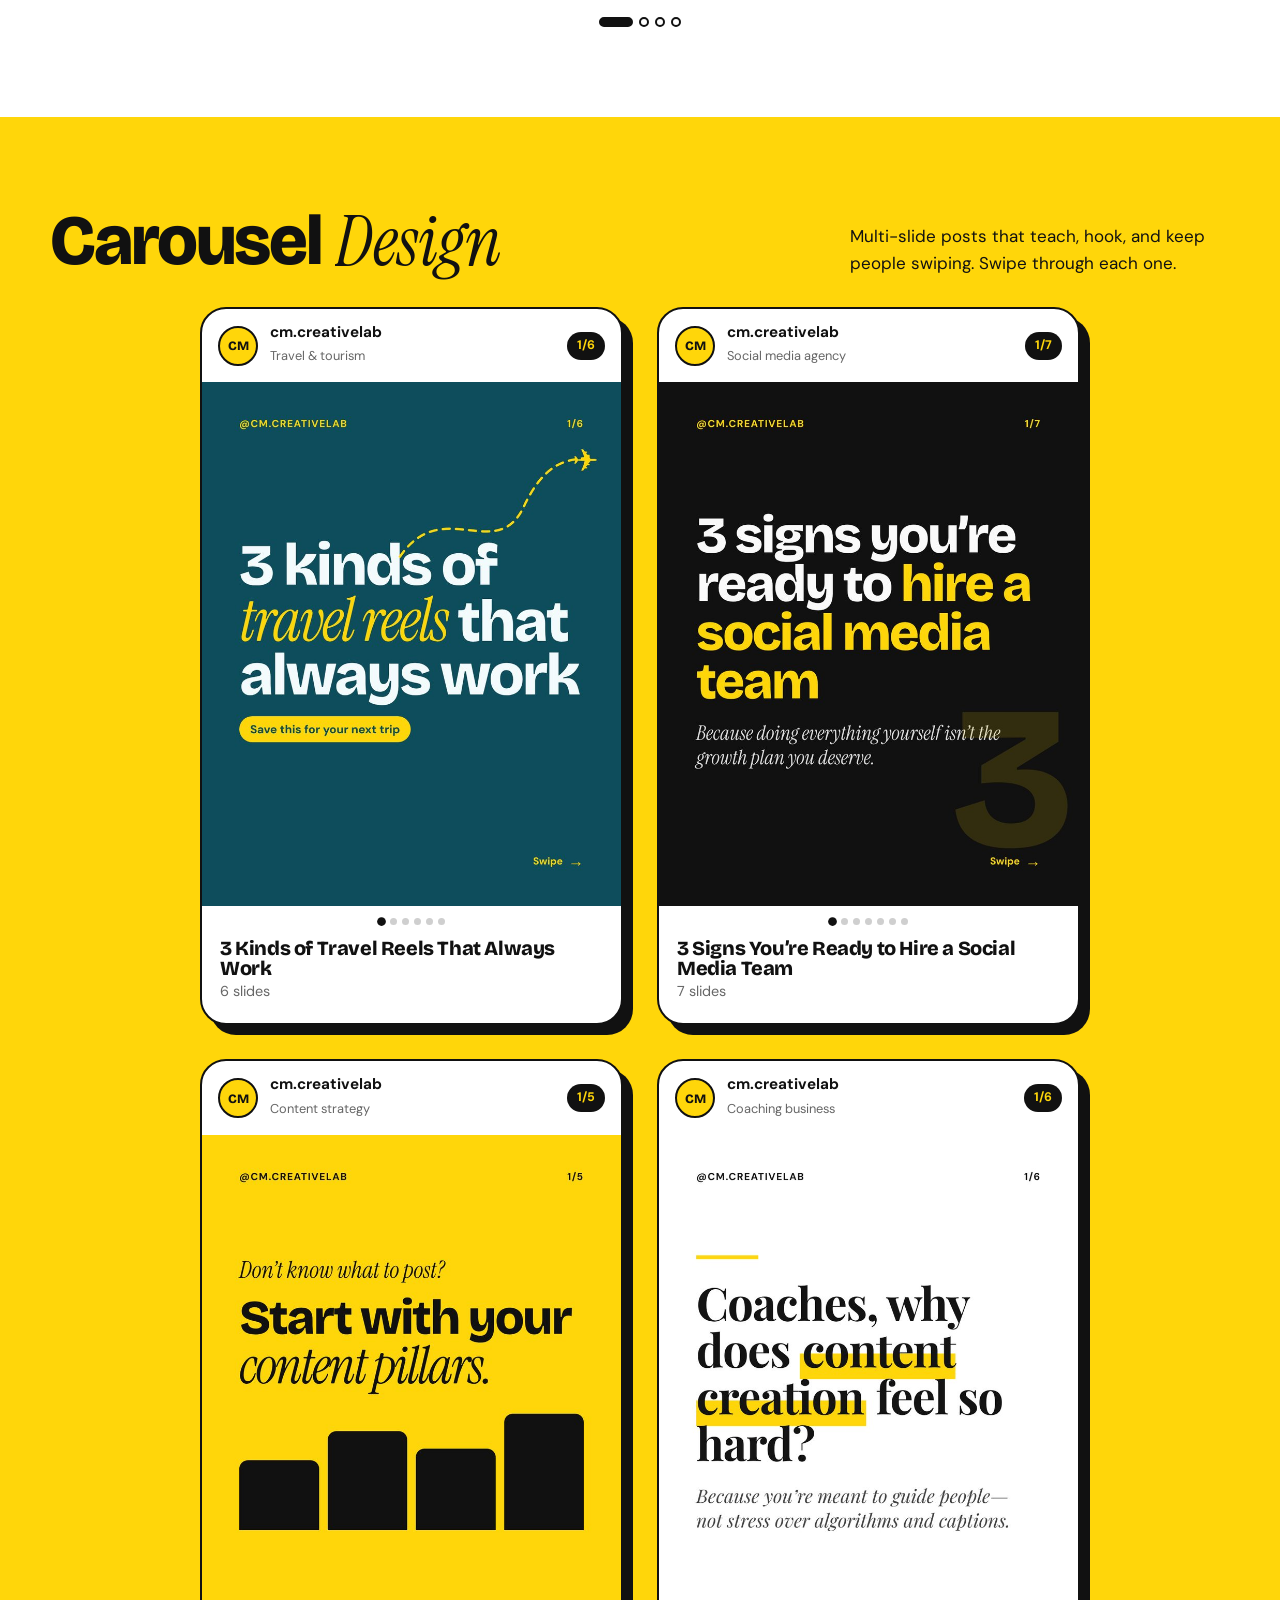
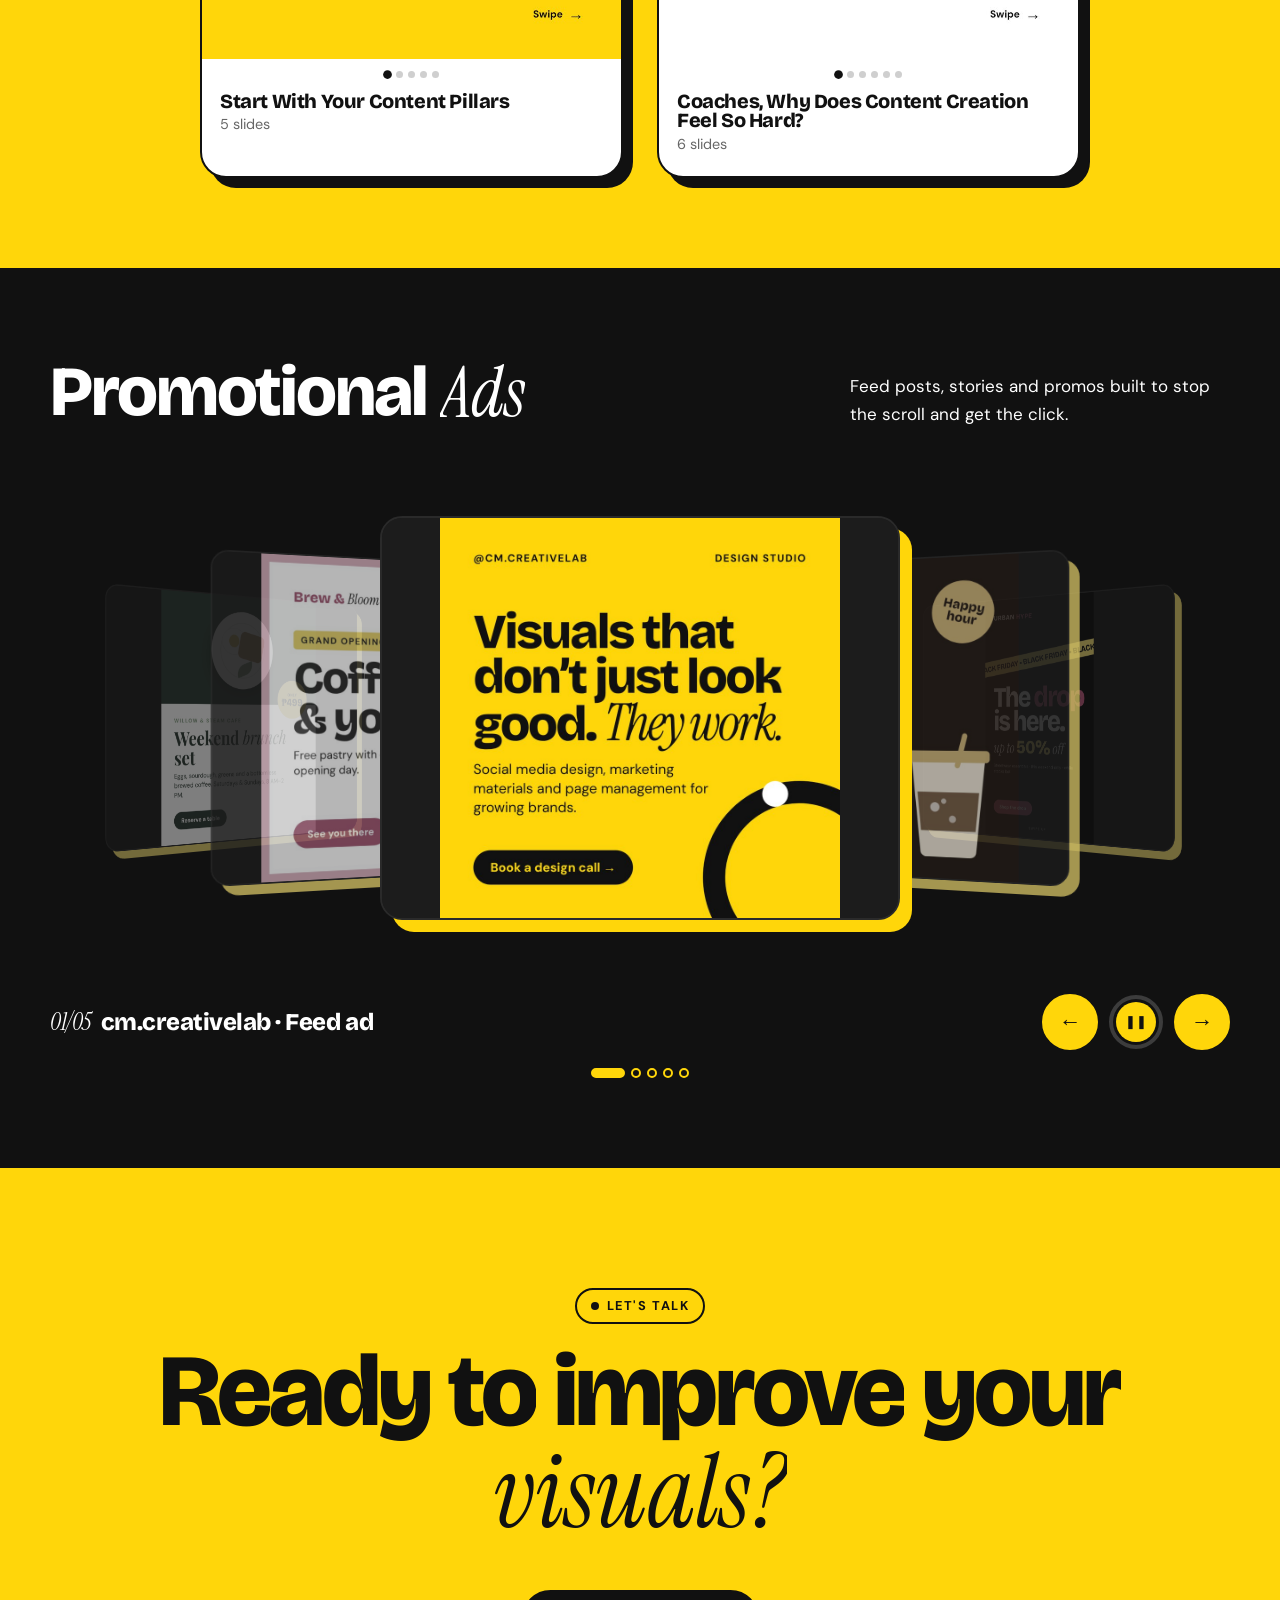
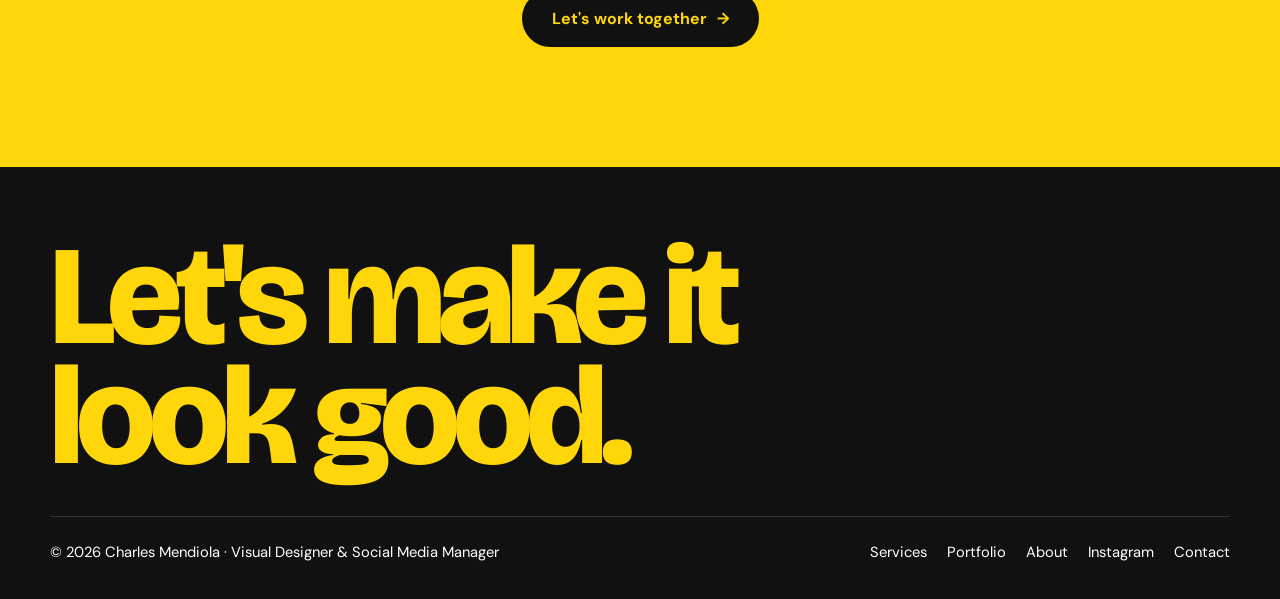
<file: portfolio.html>
<!DOCTYPE html>
<html lang="en">
<head>
  <meta charset="utf-8">
  <meta name="viewport" content="width=device-width, initial-scale=1">
  <title>Portfolio | Charles Mendiola</title>
  <meta name="description" content="Brand logos, carousel designs and promotional ads by Charles Mendiola.">
  <meta name="theme-color" content="#FFD60A">
  <link rel="preconnect" href="https://fonts.googleapis.com">
  <link rel="preconnect" href="https://fonts.gstatic.com" crossorigin>
  <link href="https://fonts.googleapis.com/css2?family=Bricolage+Grotesque:opsz,wght@12..96,600;12..96,800&family=DM+Sans:wght@400;500;700&family=Instrument+Serif:ital@0;1&display=swap" rel="stylesheet">
  <link rel="stylesheet" href="styles.css">
</head>
<body data-page="portfolio">
  <div class="curtain" aria-hidden="true"></div>
  <div class="progress" aria-hidden="true"></div>
  <header class="site-header">
    <div class="wrap">
      <a class="brand" href="index.html">Charles <em>Mendiola</em></a>
      <button class="menu-btn" aria-label="Open menu" aria-expanded="false">&#9776;</button>
      <ul class="nav">
        <li><a href="index.html" data-page="index">Home</a></li>
        <li><a href="services.html" data-page="services">Services</a></li>
        <li><a href="portfolio.html" data-page="portfolio">Portfolio</a></li>
        <li><a href="about.html" data-page="about">About</a></li>
        <li><a href="contact.html" data-page="contact">Contact</a></li>
      </ul>
    </div>
  </header>
  <main>
    <section class="page-hero center">
      <div class="wrap">
        <span class="tag rv">Portfolio</span>
        <h1 class="split">What your brand <span class="it">could look like</span></h1>
        <p class="lead rv">A collection of clean, structured visuals designed to help brands look more consistent, professional, and easy to trust.</p>
        <div class="jump rv"><a href="#logos">Brand Logo</a><a href="#carousels">Carousel Design</a><a href="#ads">Promotional Ads</a></div>
      </div>
    </section>
    <div class="marquee flat" aria-hidden="true"><div class="track"><span>Social Media Design <i>&#10022;</i></span><span>Marketing Materials <i>&#10022;</i></span><span>Brand Logos <i>&#10022;</i></span><span>Carousels <i>&#10022;</i></span><span>Social Media Management <i>&#10022;</i></span><span>Promotional Ads <i>&#10022;</i></span><span>Social Media Design <i>&#10022;</i></span><span>Marketing Materials <i>&#10022;</i></span><span>Brand Logos <i>&#10022;</i></span><span>Carousels <i>&#10022;</i></span><span>Social Media Management <i>&#10022;</i></span><span>Promotional Ads <i>&#10022;</i></span></div></div>

    <section class="work cream" id="logos">
      <div class="wrap">
        <div class="work-head"><h2 class="split">Brand <span class="it">Logo</span></h2><p class="rv">Selected works include conceptual designs created to demonstrate visual direction and style.</p></div>
        <div class="slideshow" data-delay="3500" aria-label="Brand logo designs">
          <figure><img src="img/logo-gold-brew.jpg" alt="Gold Brew coffee logo"><figcaption>Gold Brew</figcaption></figure>
          <figure><img src="img/logo-urban-hype.jpg" alt="Urban Hype logo"><figcaption>Urban Hype</figcaption></figure>
          <figure><img src="img/logo-willow-steam.jpg" alt="Willow &amp; Steam Cafe &amp; Restaurant logo"><figcaption>Willow &amp; Steam Cafe &amp; Restaurant</figcaption></figure>
          <figure><img src="img/logo-brew-bloom.jpg" alt="Brew &amp; Bloom cafe logo"><figcaption>Brew &amp; Bloom</figcaption></figure>
        </div>
      </div>
    </section>

    <section class="work" id="carousels">
      <div class="wrap">
        <div class="work-head"><h2 class="split">Carousel <span class="it">Design</span></h2><p class="rv">Multi-slide posts that teach, hook, and keep people swiping. Swipe through each one.</p></div>
        <div class="posts">
          <article class="post rv" aria-label="3 Kinds of Travel Reels That Always Work">
            <header class="post-head"><span class="av">CM</span><span><b>cm.creativelab</b><small>Travel &amp; tourism</small></span><span class="post-count">1/6</span></header>
            <div class="post-media">
              <div class="post-track" tabindex="0"><img src="img/slide-travel-1.jpg" alt="3 Kinds of Travel Reels That Always Work &ndash; slide 1 of 6" decoding="async" width="810" height="1013"><img src="img/slide-travel-2.jpg" alt="3 Kinds of Travel Reels That Always Work &ndash; slide 2 of 6" decoding="async" width="810" height="1013"><img src="img/slide-travel-3.jpg" alt="3 Kinds of Travel Reels That Always Work &ndash; slide 3 of 6" decoding="async" width="810" height="1013"><img src="img/slide-travel-4.jpg" alt="3 Kinds of Travel Reels That Always Work &ndash; slide 4 of 6" decoding="async" width="810" height="1013"><img src="img/slide-travel-5.jpg" alt="3 Kinds of Travel Reels That Always Work &ndash; slide 5 of 6" decoding="async" width="810" height="1013"><img src="img/slide-travel-6.jpg" alt="3 Kinds of Travel Reels That Always Work &ndash; slide 6 of 6" decoding="async" width="810" height="1013"></div>
              <button class="post-btn prev" aria-label="Previous slide">&#8249;</button>
              <button class="post-btn next" aria-label="Next slide">&#8250;</button>
            </div>
            <div class="post-dots"></div>
            <footer class="post-foot"><h3>3 Kinds of Travel Reels That Always Work</h3><p>6 slides</p></footer>
          </article>
          <article class="post rv" aria-label="3 Signs You&rsquo;re Ready to Hire a Social Media Team">
            <header class="post-head"><span class="av">CM</span><span><b>cm.creativelab</b><small>Social media agency</small></span><span class="post-count">1/7</span></header>
            <div class="post-media">
              <div class="post-track" tabindex="0"><img src="img/slide-signs-1.jpg" alt="3 Signs You&rsquo;re Ready to Hire a Social Media Team &ndash; slide 1 of 7" decoding="async" width="810" height="1013"><img src="img/slide-signs-2.jpg" alt="3 Signs You&rsquo;re Ready to Hire a Social Media Team &ndash; slide 2 of 7" decoding="async" width="810" height="1013"><img src="img/slide-signs-3.jpg" alt="3 Signs You&rsquo;re Ready to Hire a Social Media Team &ndash; slide 3 of 7" decoding="async" width="810" height="1013"><img src="img/slide-signs-4.jpg" alt="3 Signs You&rsquo;re Ready to Hire a Social Media Team &ndash; slide 4 of 7" decoding="async" width="810" height="1013"><img src="img/slide-signs-5.jpg" alt="3 Signs You&rsquo;re Ready to Hire a Social Media Team &ndash; slide 5 of 7" decoding="async" width="810" height="1013"><img src="img/slide-signs-6.jpg" alt="3 Signs You&rsquo;re Ready to Hire a Social Media Team &ndash; slide 6 of 7" decoding="async" width="810" height="1013"><img src="img/slide-signs-7.jpg" alt="3 Signs You&rsquo;re Ready to Hire a Social Media Team &ndash; slide 7 of 7" decoding="async" width="810" height="1013"></div>
              <button class="post-btn prev" aria-label="Previous slide">&#8249;</button>
              <button class="post-btn next" aria-label="Next slide">&#8250;</button>
            </div>
            <div class="post-dots"></div>
            <footer class="post-foot"><h3>3 Signs You&rsquo;re Ready to Hire a Social Media Team</h3><p>7 slides</p></footer>
          </article>
          <article class="post rv" aria-label="Start With Your Content Pillars">
            <header class="post-head"><span class="av">CM</span><span><b>cm.creativelab</b><small>Content strategy</small></span><span class="post-count">1/5</span></header>
            <div class="post-media">
              <div class="post-track" tabindex="0"><img src="img/slide-pillars-1.jpg" alt="Start With Your Content Pillars &ndash; slide 1 of 5" decoding="async" width="810" height="1013"><img src="img/slide-pillars-2.jpg" alt="Start With Your Content Pillars &ndash; slide 2 of 5" decoding="async" width="810" height="1013"><img src="img/slide-pillars-3.jpg" alt="Start With Your Content Pillars &ndash; slide 3 of 5" decoding="async" width="810" height="1013"><img src="img/slide-pillars-4.jpg" alt="Start With Your Content Pillars &ndash; slide 4 of 5" decoding="async" width="810" height="1013"><img src="img/slide-pillars-5.jpg" alt="Start With Your Content Pillars &ndash; slide 5 of 5" decoding="async" width="810" height="1013"></div>
              <button class="post-btn prev" aria-label="Previous slide">&#8249;</button>
              <button class="post-btn next" aria-label="Next slide">&#8250;</button>
            </div>
            <div class="post-dots"></div>
            <footer class="post-foot"><h3>Start With Your Content Pillars</h3><p>5 slides</p></footer>
          </article>
          <article class="post rv" aria-label="Coaches, Why Does Content Creation Feel So Hard?">
            <header class="post-head"><span class="av">CM</span><span><b>cm.creativelab</b><small>Coaching business</small></span><span class="post-count">1/6</span></header>
            <div class="post-media">
              <div class="post-track" tabindex="0"><img src="img/slide-coaches-1.jpg" alt="Coaches, Why Does Content Creation Feel So Hard? &ndash; slide 1 of 6" decoding="async" width="810" height="1013"><img src="img/slide-coaches-2.jpg" alt="Coaches, Why Does Content Creation Feel So Hard? &ndash; slide 2 of 6" decoding="async" width="810" height="1013"><img src="img/slide-coaches-3.jpg" alt="Coaches, Why Does Content Creation Feel So Hard? &ndash; slide 3 of 6" decoding="async" width="810" height="1013"><img src="img/slide-coaches-4.jpg" alt="Coaches, Why Does Content Creation Feel So Hard? &ndash; slide 4 of 6" decoding="async" width="810" height="1013"><img src="img/slide-coaches-5.jpg" alt="Coaches, Why Does Content Creation Feel So Hard? &ndash; slide 5 of 6" decoding="async" width="810" height="1013"><img src="img/slide-coaches-6.jpg" alt="Coaches, Why Does Content Creation Feel So Hard? &ndash; slide 6 of 6" decoding="async" width="810" height="1013"></div>
              <button class="post-btn prev" aria-label="Previous slide">&#8249;</button>
              <button class="post-btn next" aria-label="Next slide">&#8250;</button>
            </div>
            <div class="post-dots"></div>
            <footer class="post-foot"><h3>Coaches, Why Does Content Creation Feel So Hard?</h3><p>6 slides</p></footer>
          </article>
        </div>
      </div>
    </section>

    <section class="work dark" id="ads">
      <div class="wrap">
        <div class="work-head"><h2 class="split">Promotional <span class="it">Ads</span></h2><p class="rv">Feed posts, stories and promos built to stop the scroll and get the click.</p></div>
        <div class="slideshow" data-delay="4000" aria-label="Promotional ad designs">
          <figure><img src="img/ad-creativelab.jpg" alt="cm.creativelab ad: Visuals that don't just look good. They work."><figcaption>cm.creativelab &middot; Feed ad</figcaption></figure>
          <figure><img src="img/ad-gold-brew.jpg" alt="Gold Brew ad: Buy 1 take 1 iced latte every Friday"><figcaption>Gold Brew &middot; Happy hour promo</figcaption></figure>
          <figure><img src="img/ad-urban-hype.jpg" alt="Urban Hype story ad: The drop is here, up to 50% off"><figcaption>Urban Hype &middot; Black Friday story</figcaption></figure>
          <figure><img src="img/ad-willow-steam.jpg" alt="Willow &amp; Steam Cafe ad: Weekend brunch set for 499 pesos"><figcaption>Willow &amp; Steam &middot; Brunch menu ad</figcaption></figure>
          <figure><img src="img/ad-brew-bloom.jpg" alt="Brew &amp; Bloom ad: Grand opening, free pastry with every drink"><figcaption>Brew &amp; Bloom &middot; Grand opening</figcaption></figure>
        </div>
      </div>
    </section>
    <section class="cta">
      <div class="wrap">
        <span class="tag rv">Let's talk</span>
        <h2 class="split">Ready to improve your <span class="it">visuals?</span></h2>
        <div class="btn-row rv" style="justify-content:center"><a class="btn" href="contact.html">Let's work together</a></div>
      </div>
    </section>
  </main>
  <footer class="site-footer">
    <div class="wrap">
      <p class="big">Let's make it<br>look good.</p>
      <div class="row">
        <span>&copy; 2026 Charles Mendiola &middot; Visual Designer &amp; Social Media Manager</span>
        <nav>
          <a href="services.html">Services</a>
          <a href="portfolio.html">Portfolio</a>
          <a href="about.html">About</a>
          <a href="https://www.instagram.com/cm.creativelab/" target="_blank" rel="noopener">Instagram</a>
          <a href="contact.html">Contact</a>
        </nav>
      </div>
    </div>
  </footer>
  <script src="main.js"></script>
</body>
</html>
</file>
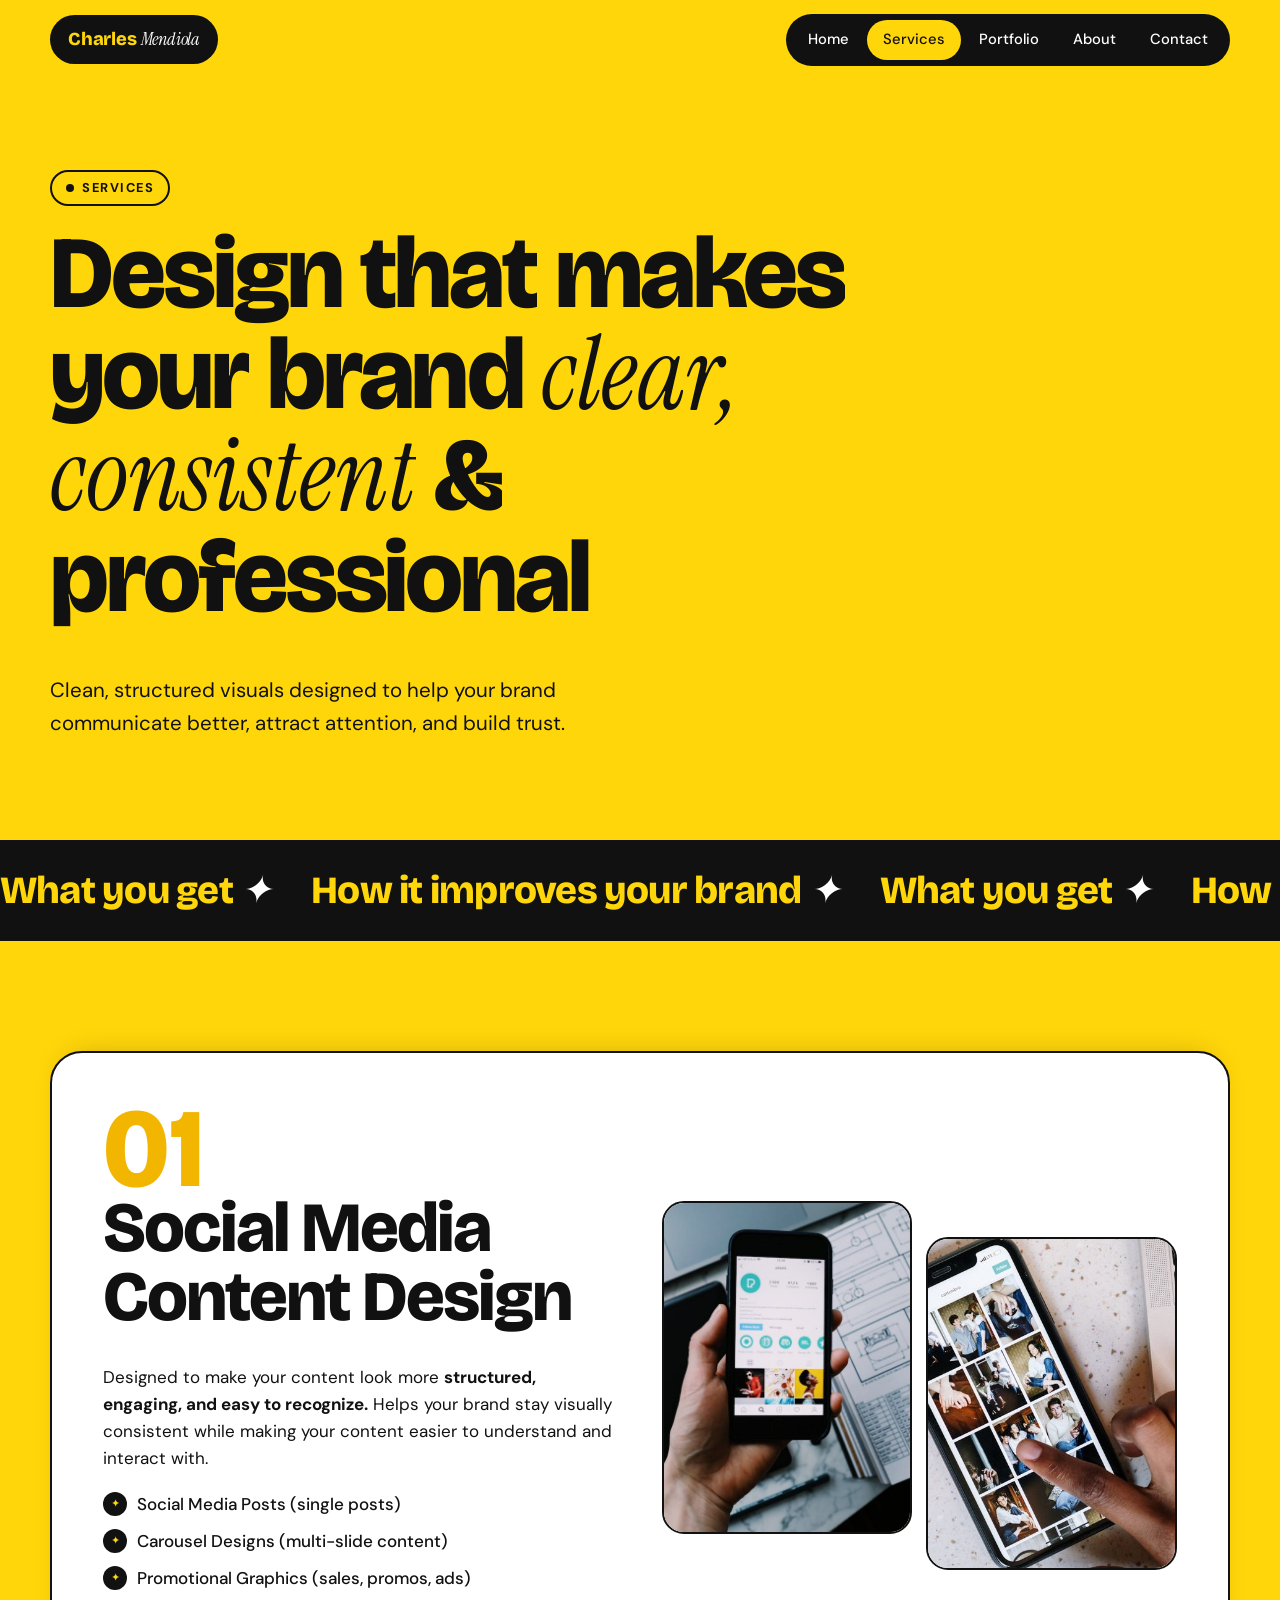
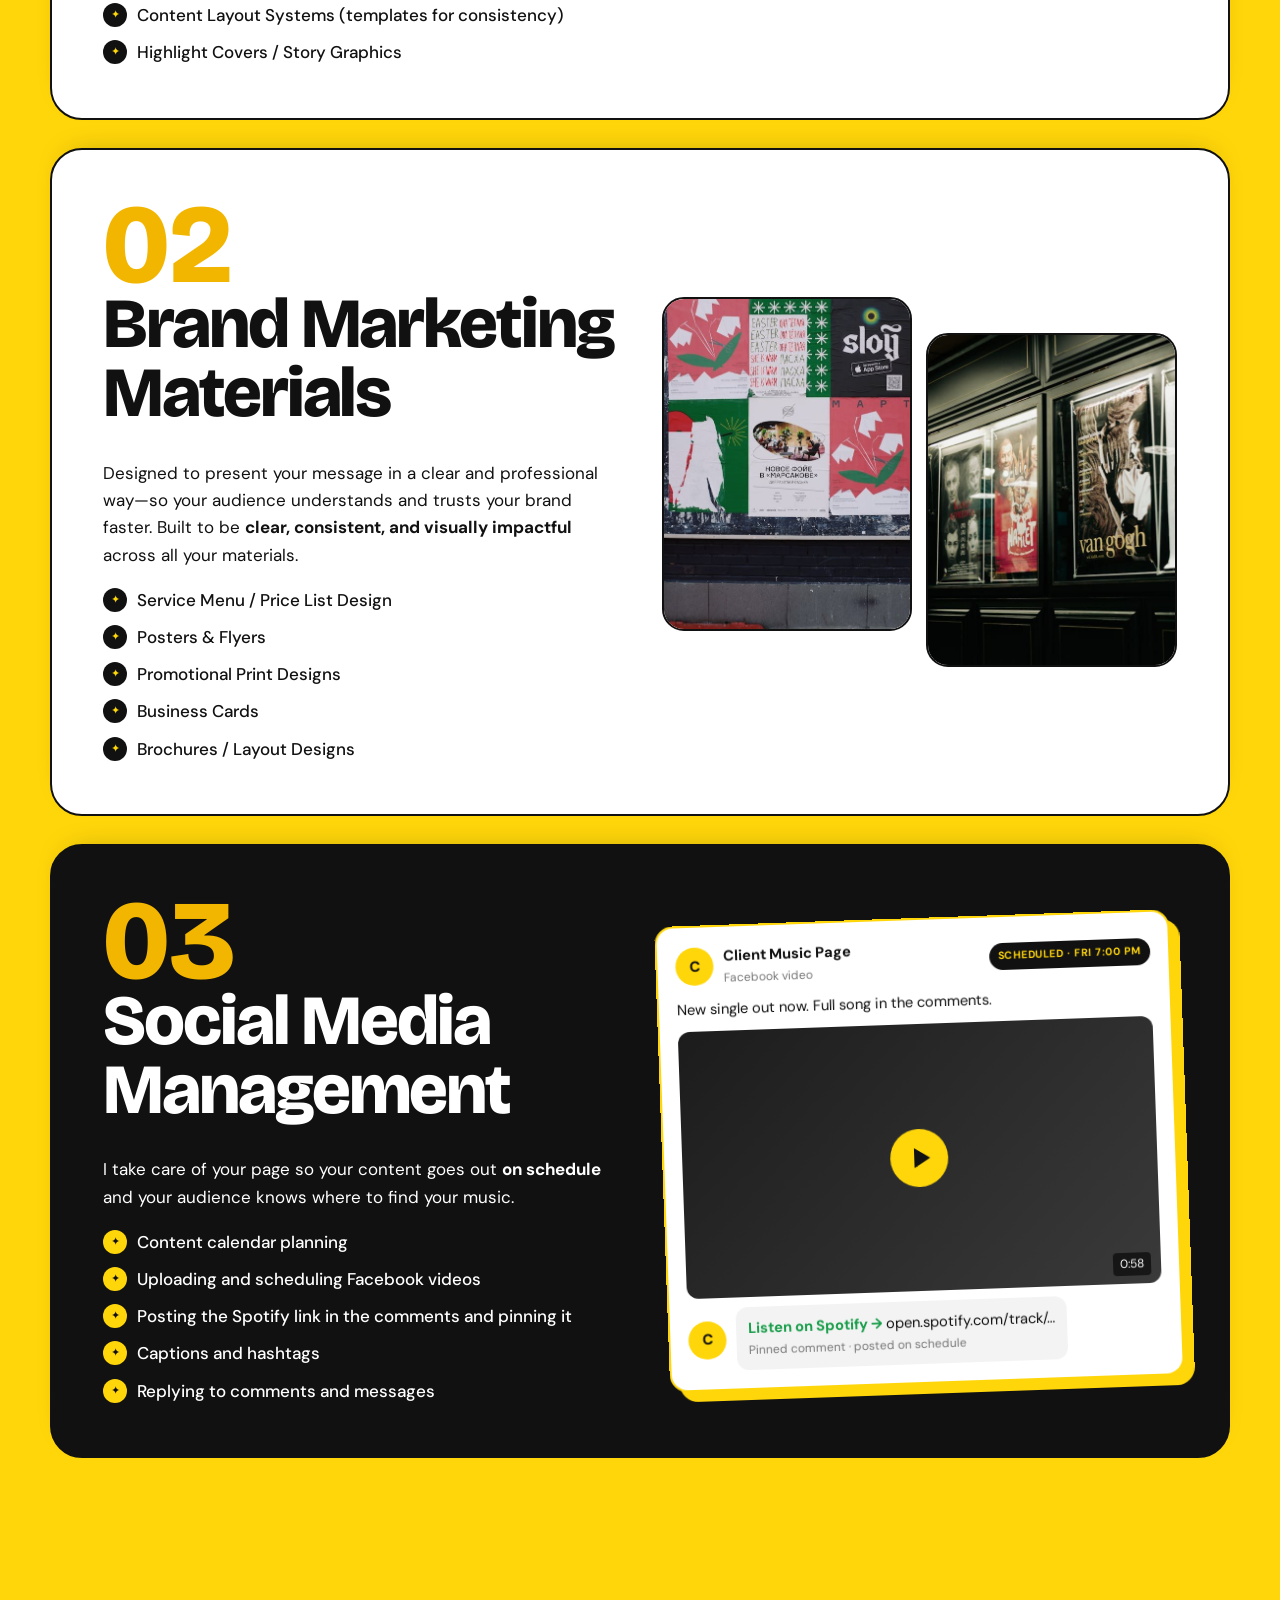
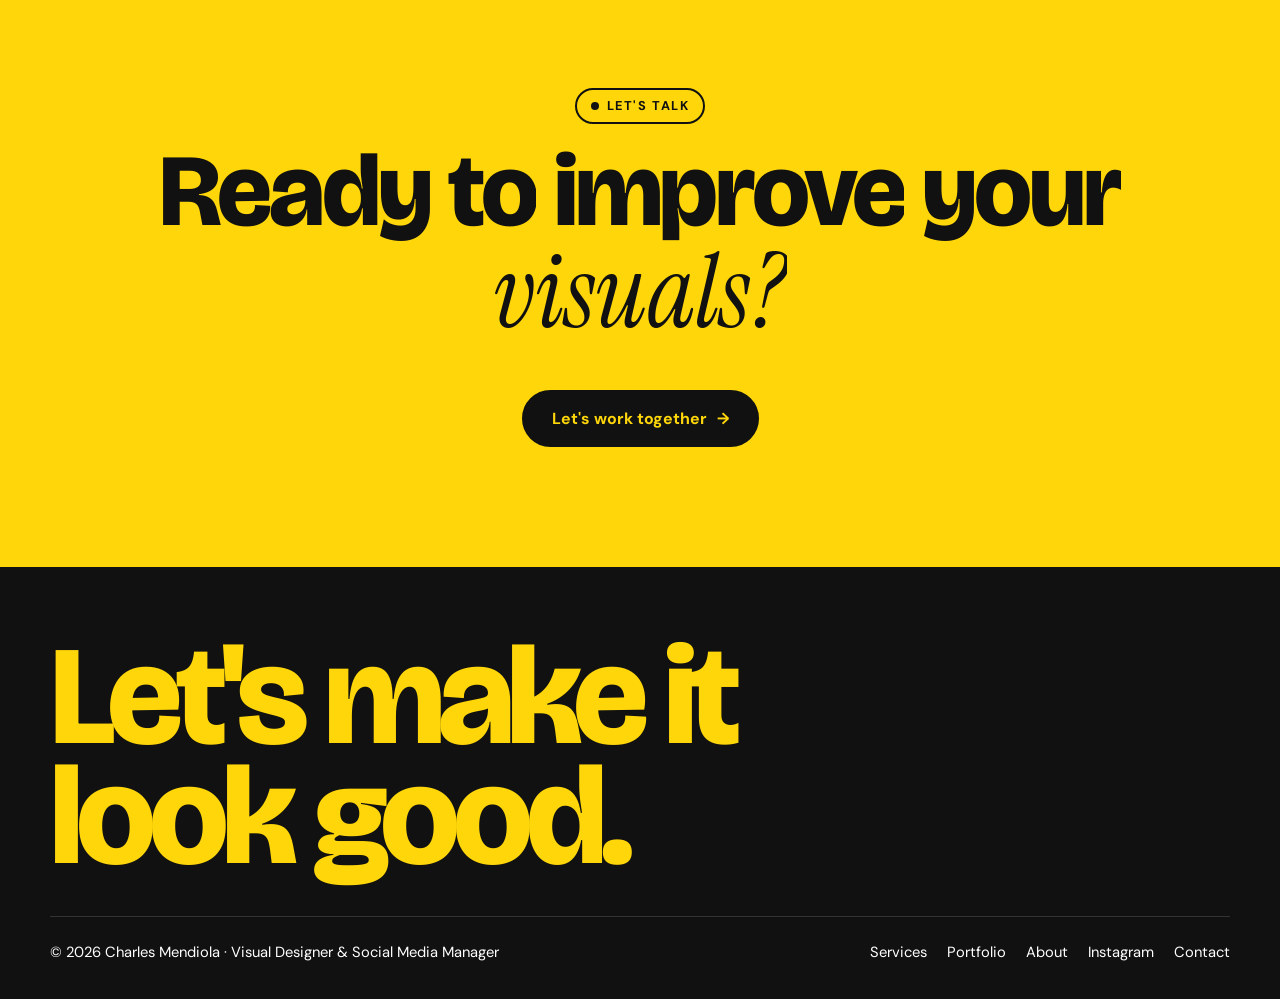
<file: services.html>
<!DOCTYPE html>
<html lang="en">
<head>
  <meta charset="utf-8">
  <meta name="viewport" content="width=device-width, initial-scale=1">
  <title>Services | Charles Mendiola</title>
  <meta name="description" content="Social media content design, brand marketing materials and social media management.">
  <meta name="theme-color" content="#FFD60A">
  <link rel="preconnect" href="https://fonts.googleapis.com">
  <link rel="preconnect" href="https://fonts.gstatic.com" crossorigin>
  <link href="https://fonts.googleapis.com/css2?family=Bricolage+Grotesque:opsz,wght@12..96,600;12..96,800&family=DM+Sans:wght@400;500;700&family=Instrument+Serif:ital@0;1&display=swap" rel="stylesheet">
  <link rel="stylesheet" href="styles.css">
</head>
<body data-page="services">
  <div class="curtain" aria-hidden="true"></div>
  <div class="progress" aria-hidden="true"></div>
  <header class="site-header">
    <div class="wrap">
      <a class="brand" href="index.html">Charles <em>Mendiola</em></a>
      <button class="menu-btn" aria-label="Open menu" aria-expanded="false">&#9776;</button>
      <ul class="nav">
        <li><a href="index.html" data-page="index">Home</a></li>
        <li><a href="services.html" data-page="services">Services</a></li>
        <li><a href="portfolio.html" data-page="portfolio">Portfolio</a></li>
        <li><a href="about.html" data-page="about">About</a></li>
        <li><a href="contact.html" data-page="contact">Contact</a></li>
      </ul>
    </div>
  </header>
  <main>
    <section class="page-hero">
      <div class="wrap">
        <span class="tag rv">Services</span>
        <h1 class="split">Design that makes your brand <span class="it">clear, consistent</span> &amp; professional</h1>
        <p class="lead rv">Clean, structured visuals designed to help your brand communicate better, attract attention, and build trust.</p>
      </div>
    </section>
    <div class="marquee flat" aria-hidden="true"><div class="track"><span>What you get <i>&#10022;</i></span><span>How it improves your brand <i>&#10022;</i></span><span>What you get <i>&#10022;</i></span><span>How it improves your brand <i>&#10022;</i></span><span>What you get <i>&#10022;</i></span><span>How it improves your brand <i>&#10022;</i></span><span>What you get <i>&#10022;</i></span><span>How it improves your brand <i>&#10022;</i></span></div></div>

    <section>
      <div class="wrap stack">
        <article class="svc" style="--i:0">
          <div>
            <div class="big-n">01</div>
            <h2>Social Media Content Design</h2>
            <p>Designed to make your content look more <strong>structured, engaging, and easy to recognize.</strong> Helps your brand stay visually consistent while making your content easier to understand and interact with.</p>
            <ul class="ticks">
              <li>Social Media Posts (single posts)</li>
              <li>Carousel Designs (multi-slide content)</li>
              <li>Promotional Graphics (sales, promos, ads)</li>
              <li>Content Layout Systems (templates for consistency)</li>
              <li>Highlight Covers / Story Graphics</li>
            </ul>
          </div>
          <div class="pair">
            <div class="frame"><img src="img/photo-phone-app.jpg" alt="Phone showing a social media app next to design sketches"></div>
            <div class="frame"><img src="img/photo-phone-grid.jpg" alt="Finger scrolling a photo grid on a phone"></div>
          </div>
        </article>

        <article class="svc" style="--i:1">
          <div>
            <div class="big-n">02</div>
            <h2>Brand Marketing Materials</h2>
            <p>Designed to present your message in a clear and professional way&mdash;so your audience understands and trusts your brand faster. Built to be <strong>clear, consistent, and visually impactful</strong> across all your materials.</p>
            <ul class="ticks">
              <li>Service Menu / Price List Design</li>
              <li>Posters &amp; Flyers</li>
              <li>Promotional Print Designs</li>
              <li>Business Cards</li>
              <li>Brochures / Layout Designs</li>
            </ul>
          </div>
          <div class="pair">
            <div class="frame"><img src="img/photo-posters.jpg" alt="Colorful posters on a street wall"></div>
            <div class="frame"><img src="img/photo-cinema.jpg" alt="Framed movie posters on a dark wall"></div>
          </div>
        </article>

        <article class="svc" style="--i:2">
          <div>
            <div class="big-n">03</div>
            <h2>Social Media Management</h2>
            <p>I take care of your page so your content goes out <strong>on schedule</strong> and your audience knows where to find your music.</p>
            <ul class="ticks">
              <li>Content calendar planning</li>
              <li>Uploading and scheduling Facebook videos</li>
              <li>Posting the Spotify link in the comments and pinning it</li>
              <li>Captions and hashtags</li>
              <li>Replying to comments and messages</li>
            </ul>
          </div>
          <div>
            <div class="fb-mock" role="img" aria-label="Example of a scheduled Facebook video with the Spotify link pinned in the comments">
              <div class="fb-row"><div class="fb-av">C</div><div><b>Client Music Page</b><small>Facebook video</small></div><span class="fb-tag">SCHEDULED &middot; FRI 7:00 PM</span></div>
              <div>New single out now. Full song in the comments.</div>
              <div class="fb-video"><span>0:58</span></div>
              <div class="fb-row" style="margin:0"><div class="fb-av">C</div><div class="fb-comment"><b>Listen on Spotify &rarr;</b> open.spotify.com/track/&hellip;<small>Pinned comment &middot; posted on schedule</small></div></div>
            </div>
          </div>
        </article>
      </div>
    </section>
    <section class="cta">
      <div class="wrap">
        <span class="tag rv">Let's talk</span>
        <h2 class="split">Ready to improve your <span class="it">visuals?</span></h2>
        <div class="btn-row rv" style="justify-content:center"><a class="btn" href="contact.html">Let's work together</a></div>
      </div>
    </section>
  </main>
  <footer class="site-footer">
    <div class="wrap">
      <p class="big">Let's make it<br>look good.</p>
      <div class="row">
        <span>&copy; 2026 Charles Mendiola &middot; Visual Designer &amp; Social Media Manager</span>
        <nav>
          <a href="services.html">Services</a>
          <a href="portfolio.html">Portfolio</a>
          <a href="about.html">About</a>
          <a href="https://www.instagram.com/cm.creativelab/" target="_blank" rel="noopener">Instagram</a>
          <a href="contact.html">Contact</a>
        </nav>
      </div>
    </div>
  </footer>
  <script src="main.js"></script>
</body>
</html>
</file>
<file: styles.css>
/* ===== Charles Mendiola — Bold Yellow ===== */
:root {
  --yellow: #FFD60A;
  --yellow-2: #FFE45C;
  --yellow-deep: #F2B600;
  --ink: #111111;
  --ink-2: #2B2B2B;
  --cream: #FFFFFF;
  --white: #FFFFFF;
  --r: 22px;
  --display: "Bricolage Grotesque", "Arial Black", sans-serif;
  --accent: "Instrument Serif", Georgia, serif;
  --body: "DM Sans", "Segoe UI", Arial, sans-serif;
  --ease: cubic-bezier(.2, .8, .2, 1);
}
* { box-sizing: border-box; }
html, body { overflow-x: clip; }
html { scroll-behavior: smooth; }
body { margin: 0; background: var(--yellow); color: var(--ink); font-family: var(--body); font-size: 17px; line-height: 1.6; }
img { max-width: 100%; display: block; }
a { color: inherit; }
::selection { background: var(--ink); color: var(--yellow); }
.wrap { width: min(1180px, 100% - 32px); margin-inline: auto; }
.center { text-align: center; }

/* ---------- Scroll progress + curtain ---------- */
.progress { position: fixed; top: 0; left: 0; height: 4px; width: 100%; background: var(--ink); transform-origin: 0 50%; transform: scaleX(0); z-index: 100; }
.curtain { position: fixed; inset: 0; background: var(--ink); z-index: 200; pointer-events: none; transform: translateY(0); animation: curtainUp .9s var(--ease) .1s forwards; }
.curtain::after { content: ""; position: absolute; inset: auto 0 0 0; height: 30%; background: var(--yellow); }
.curtain.leave { animation: curtainDown .55s var(--ease) forwards; transform: translateY(100%); }
@keyframes curtainUp { to { transform: translateY(-100%); } }
@keyframes curtainDown { from { transform: translateY(100%); } to { transform: translateY(0); } }

/* ---------- Header ---------- */
.site-header { position: fixed; top: 14px; left: 0; right: 0; z-index: 50; }
.site-header .wrap { display: flex; align-items: center; justify-content: space-between; gap: 12px; }
.brand { font-family: var(--display); font-weight: 800; font-size: 1.15rem; text-decoration: none; background: var(--ink); color: var(--yellow); padding: 10px 18px; border-radius: 99px; letter-spacing: -.01em; }
.brand em { font-family: var(--accent); font-style: italic; font-weight: 400; color: var(--white); }
.nav { display: flex; gap: 2px; list-style: none; margin: 0; padding: 6px; background: var(--ink); border-radius: 99px; }
.nav a { display: block; text-decoration: none; color: var(--cream); font-weight: 500; font-size: .92rem; padding: 8px 16px; border-radius: 99px; transition: background .3s, color .3s; }
.nav a:hover { color: var(--yellow); }
.nav a.active { background: var(--yellow); color: var(--ink); }
.menu-btn { display: none; width: 48px; height: 48px; border-radius: 50%; border: 0; background: var(--ink); color: var(--yellow); font-size: 1.3rem; cursor: pointer; }
@media (max-width: 780px) {
  .menu-btn { display: grid; place-items: center; }
  .nav { position: fixed; inset: 0; flex-direction: column; justify-content: center; align-items: center; gap: 8px; border-radius: 0; padding: 24px;
         clip-path: circle(0 at calc(100% - 40px) 38px); transition: clip-path .6s var(--ease); z-index: -1; }
  .nav.open { clip-path: circle(150% at calc(100% - 40px) 38px); }
  .nav a { font-family: var(--display); font-size: 2.4rem; font-weight: 800; }
}

/* ---------- Type ---------- */
h1, h2, h3 { font-family: var(--display); font-weight: 800; line-height: .98; letter-spacing: -.03em; margin: 0 0 .45em; }
h1 { font-size: clamp(3rem, 10vw, 8.5rem); }
h2 { font-size: clamp(2.2rem, 5.5vw, 4.4rem); }
h3 { font-size: clamp(1.4rem, 2.4vw, 1.9rem); letter-spacing: -.02em; }
.it { font-family: var(--accent); font-style: italic; font-weight: 400; letter-spacing: 0; }
.tag { display: inline-flex; align-items: center; gap: 8px; font-size: .8rem; font-weight: 700; letter-spacing: .12em; text-transform: uppercase; border: 2px solid currentColor; padding: 6px 14px; border-radius: 99px; margin-bottom: 18px; }
.tag::before { content: ""; width: 8px; height: 8px; border-radius: 50%; background: currentColor; }
.lead { font-size: clamp(1.1rem, 1.6vw, 1.3rem); max-width: 620px; }
.center .lead { margin-inline: auto; }
.hl { background: var(--ink); color: var(--yellow); padding: 0 .25em; border-radius: 6px; box-decoration-break: clone; -webkit-box-decoration-break: clone; }

/* ---------- Buttons ---------- */
.btn { display: inline-flex; align-items: center; gap: 10px; font: 700 1rem var(--body); text-decoration: none; padding: 16px 28px; border-radius: 99px; border: 2px solid var(--ink);
       background: var(--ink); color: var(--yellow); cursor: pointer; transition: transform .35s var(--ease), background .3s, color .3s; will-change: transform; }
.btn::after { content: "→"; transition: transform .3s var(--ease); }
.btn:hover::after { transform: translateX(5px) rotate(-45deg); }
.btn.alt { background: transparent; color: var(--ink); }
.btn.alt:hover { background: var(--ink); color: var(--yellow); }
.btn.yellow { background: var(--yellow); color: var(--ink); border-color: var(--yellow); }
.btn-row { display: flex; gap: 12px; flex-wrap: wrap; }
.center .btn-row { justify-content: center; }

/* ---------- Sections ---------- */
section { padding: 110px 0; position: relative; }
.dark { background: var(--ink); color: var(--cream); }
.dark .tag { color: var(--yellow); }
.cream { background: var(--cream); }
.rounded-top { border-radius: 48px 48px 0 0; margin-top: -48px; }

/* Hero */
.hero { min-height: 100vh; display: flex; align-items: center; padding: 140px 0 90px; overflow: hidden; }
.hero h1 { margin: 0; }
.hero h1 .line { display: block; }
.hero .role { font-family: var(--accent); font-style: italic; font-size: clamp(1.6rem, 4vw, 3.2rem); line-height: 1.1; margin: 16px 0 22px; }
.hero .lead { font-weight: 500; }
.hero-grid { display: grid; grid-template-columns: 1.4fr .6fr; gap: 40px; align-items: end; }
.badge { width: 170px; height: 170px; position: relative; justify-self: end; }
.badge svg { width: 100%; height: 100%; animation: spin 16s linear infinite; }
.badge text { font: 700 11.5px var(--body); letter-spacing: 3.2px; text-transform: uppercase; fill: var(--ink); }
.badge .core { position: absolute; inset: 34%; border-radius: 50%; background: var(--ink); color: var(--yellow); display: grid; place-items: center; font-size: 1.8rem; }
@keyframes spin { to { transform: rotate(360deg); } }
.blob { position: absolute; border-radius: 50%; background: var(--yellow-2); z-index: 0; pointer-events: none; }
.hero .wrap { position: relative; z-index: 1; }
.blob.b1 { width: 46vw; height: 46vw; right: -14vw; top: -12vw; animation: drift 14s ease-in-out infinite; }
.blob.b2 { width: 22vw; height: 22vw; left: -6vw; bottom: -6vw; background: var(--yellow-2); opacity: .7; animation: drift 11s ease-in-out infinite reverse; }
@keyframes drift { 50% { transform: translate(-3vw, 3vw) scale(1.05); } }
@media (max-width: 780px) { .hero-grid { grid-template-columns: 1fr; } .badge { justify-self: start; width: 130px; height: 130px; } }

/* Marquee */
.marquee { background: var(--ink); color: var(--yellow); overflow: hidden; padding: 20px 0; transform: rotate(-2deg); margin: 0 -2vw; position: relative; z-index: 2; }
.marquee.flat { transform: none; margin: 0; }
.marquee .track { display: flex; width: max-content; animation: marquee 28s linear infinite; }
.marquee span { font-family: var(--display); font-weight: 800; font-size: clamp(1.4rem, 3vw, 2.4rem); white-space: nowrap; padding-right: 40px; letter-spacing: -.02em; }
.marquee span i { font-family: var(--accent); font-weight: 400; color: var(--cream); }
@keyframes marquee { to { transform: translateX(-50%); } }

/* Grids */
.grid-2 { display: grid; grid-template-columns: 1fr 1fr; gap: 56px; align-items: center; }
.grid-3 { display: grid; grid-template-columns: repeat(3, 1fr); gap: 20px; }
@media (max-width: 900px) { .grid-2, .grid-3 { grid-template-columns: 1fr; gap: 28px; } }

/* Cards */
.card { background: var(--cream); border: 2px solid var(--ink); border-radius: var(--r); padding: 30px; position: relative; transition: transform .45s var(--ease), box-shadow .45s var(--ease); box-shadow: 0 0 0 var(--ink); }
.card:hover { transform: translate(-6px, -6px); box-shadow: 8px 8px 0 var(--ink); }
.dark .card { background: #1c1c1c; border-color: #333; color: var(--cream); }
.dark .card:hover { box-shadow: 8px 8px 0 var(--yellow); }
.card .n { font-family: var(--display); font-weight: 800; font-size: 3.4rem; line-height: 1; color: var(--yellow-deep); display: block; margin-bottom: 16px; }
.card a.more { font-weight: 700; text-decoration: none; border-bottom: 2px solid; }

/* Image frames */
.frame { border-radius: var(--r); overflow: hidden; border: 2px solid var(--ink); background: var(--ink); }
.frame img { width: 100%; height: 100%; object-fit: cover; transition: transform 1s var(--ease); }
.frame:hover img { transform: scale(1.06); }
.collage { position: relative; min-height: 520px; }
.collage .frame { position: absolute; box-shadow: 10px 10px 0 var(--ink); }
.collage .frame:nth-child(1) { width: 62%; aspect-ratio: 4/5; left: 0; top: 0; rotate: -4deg; }
.collage .frame:nth-child(2) { width: 52%; aspect-ratio: 4/5; right: 0; bottom: 0; rotate: 5deg; }
.collage .sticker { position: absolute; left: 44%; top: 44%; z-index: 3; background: var(--ink); color: var(--yellow); font-family: var(--display); font-weight: 800; padding: 10px 18px; border-radius: 99px; rotate: -8deg; font-size: 1.05rem; }
@media (max-width: 900px) { .collage { min-height: 440px; } }

/* Services: sticky stacked cards */
.stack { display: grid; gap: 28px; }
.stack .svc { position: sticky; top: calc(90px + var(--i) * 18px); background: var(--cream); border: 2px solid var(--ink); border-radius: 32px; padding: clamp(24px, 4vw, 52px);
              display: grid; grid-template-columns: 1fr 1fr; gap: 44px; align-items: center; box-shadow: 0 -10px 30px -20px rgba(0,0,0,.35); }
.stack .svc:nth-child(2) { background: var(--white); }
.stack .svc:nth-child(3) { background: var(--ink); color: var(--cream); }
.stack .svc:nth-child(3) .ticks li::before { background: var(--yellow); color: var(--ink); }
.svc .big-n { font-family: var(--display); font-weight: 800; font-size: clamp(4rem, 9vw, 7rem); line-height: .8; color: var(--yellow-deep); }
.svc .pair { display: grid; grid-template-columns: 1fr 1fr; gap: 14px; }
.svc .pair .frame { aspect-ratio: 3/4; }
.svc .pair .frame:nth-child(2) { margin-top: 36px; }
@media (max-width: 900px) { .stack .svc { grid-template-columns: 1fr; position: relative; top: 0; } }
ul.ticks { list-style: none; padding: 0; margin: 18px 0 0; display: grid; gap: 10px; }
ul.ticks li { padding-left: 34px; position: relative; font-weight: 500; }
ul.ticks li::before { content: "✦"; position: absolute; left: 0; top: 1px; width: 24px; height: 24px; border-radius: 50%; background: var(--ink); color: var(--yellow); font-size: .7rem; display: grid; place-items: center; }

/* Facebook mockup */
.fb-mock { background: var(--white); color: var(--ink); border-radius: 18px; border: 2px solid var(--yellow); padding: 18px; font-size: .92rem; rotate: -2deg; box-shadow: 10px 10px 0 var(--yellow); }
.fb-row { display: flex; align-items: center; gap: 10px; margin-bottom: 10px; }
.fb-av { width: 38px; height: 38px; border-radius: 50%; background: var(--yellow); display: grid; place-items: center; font-weight: 800; flex: none; }
.fb-row small { display: block; color: #777; font-size: .75rem; }
.fb-tag { margin-left: auto; background: var(--ink); color: var(--yellow); font-size: .66rem; font-weight: 700; padding: 5px 9px; border-radius: 99px; letter-spacing: .05em; white-space: nowrap; }
.fb-video { aspect-ratio: 16/9; border-radius: 12px; background: linear-gradient(135deg, #1c1c1c, #3a3a3a); display: grid; place-items: center; position: relative; margin: 10px 0; }
.fb-video::before { content: ""; width: 58px; height: 58px; border-radius: 50%; background: var(--yellow); animation: pulse 2s ease-in-out infinite; }
.fb-video::after { content: ""; position: absolute; border-left: 16px solid var(--ink); border-top: 10px solid transparent; border-bottom: 10px solid transparent; margin-left: 5px; }
.fb-video span { position: absolute; right: 10px; bottom: 8px; color: #fff; font-size: .75rem; background: rgba(0,0,0,.6); padding: 2px 7px; border-radius: 4px; }
@keyframes pulse { 50% { transform: scale(1.12); box-shadow: 0 0 0 12px rgba(255,214,10,.25); } }
.fb-comment { background: #f3f3f3; border-radius: 12px; padding: 10px 12px; }
.fb-comment b { color: #1a9e4b; }

/* Page hero */
.page-hero { padding: 170px 0 80px; overflow: hidden; }
.page-hero h1 { font-size: clamp(2.8rem, 8vw, 6.6rem); max-width: 1000px; }
.page-hero.center h1 { margin-inline: auto; }

/* ---------- Coverflow slideshow ---------- */
.cf { position: relative; padding: 10px 0 0; outline: none; }
.cf-stage { position: relative; height: min(500px, 64vh); perspective: 1400px; touch-action: pan-y; cursor: grab; }
.cf-stage:active { cursor: grabbing; }
.cf-stage > figure { position: absolute; left: 50%; top: 50%; width: min(520px, 70vw); margin: 0; transform-style: preserve-3d;
                     transition: transform .8s var(--ease), opacity .8s var(--ease), filter .8s var(--ease); will-change: transform; }
.cf-stage > figure .card-img { background: var(--white); border: 2px solid var(--ink); border-radius: var(--r); overflow: hidden; box-shadow: 12px 12px 0 var(--ink); }
.cf-stage > figure img { width: 100%; height: min(400px, 50vh); object-fit: contain; background: var(--white); }
.cf-stage > figure figcaption { display: none; }
.cf-stage > figure.on .card-img { box-shadow: 14px 14px 0 var(--ink); }
.cf-bar { display: flex; align-items: center; justify-content: space-between; gap: 16px; margin-top: 26px; flex-wrap: wrap; }
.cf-cap { font-family: var(--display); font-weight: 800; font-size: clamp(1.1rem, 2vw, 1.5rem); letter-spacing: -.02em; min-height: 1.4em; flex: 1; }
.cf-cap .count { font-family: var(--accent); font-style: italic; font-weight: 400; margin-right: 10px; }
.cf-cap span { display: inline-block; transition: transform .5s var(--ease), opacity .5s; }
.cf-cap.swap span { transform: translateY(14px); opacity: 0; }
.cf-ctrl { display: flex; gap: 10px; align-items: center; }
.cf-btn { width: 56px; height: 56px; border-radius: 50%; border: 2px solid var(--ink); background: var(--yellow); color: var(--ink); font-size: 1.4rem; cursor: pointer; display: grid; place-items: center; transition: background .3s, color .3s, transform .3s var(--ease); }
.cf-btn:hover { background: var(--ink); color: var(--yellow); transform: scale(1.06); }
.cf-btn:focus-visible, .cf:focus-visible { outline: 3px solid var(--ink); outline-offset: 4px; }
.cf-ring { position: relative; width: 56px; height: 56px; }
.cf-ring svg { width: 100%; height: 100%; rotate: -90deg; }
.cf-ring circle { fill: none; stroke-width: 4; }
.cf-ring .bg { stroke: rgba(0,0,0,.15); }
.cf-ring .fg { stroke: var(--ink); stroke-dasharray: 157; stroke-dashoffset: 157; }
.cf.playing .cf-ring .fg { animation: ring var(--delay, 4s) linear forwards; }
.cf-ring button { position: absolute; inset: 8px; border-radius: 50%; border: 0; background: var(--ink); color: var(--yellow); cursor: pointer; font-size: .8rem; }
@keyframes ring { to { stroke-dashoffset: 0; } }
.cf-dots { display: flex; gap: 6px; justify-content: center; margin-top: 18px; }
.cf-dots button { width: 10px; height: 10px; padding: 0; border-radius: 99px; border: 2px solid var(--ink); background: transparent; cursor: pointer; transition: width .4s var(--ease), background .3s; }
.cf-dots button.on { width: 34px; background: var(--ink); }
.dark .cf-btn { border-color: var(--yellow); }
@media (max-width: 700px) { .cf-stage { height: 340px; } .cf-stage > figure img { height: 260px; } .cf-stage > figure .card-img { box-shadow: 8px 8px 0 var(--ink); } }

/* Portfolio */
.work { padding: 90px 0; }
.work-head { display: flex; justify-content: space-between; align-items: end; gap: 24px; flex-wrap: wrap; margin-bottom: 30px; }
.work-head h2 { margin: 0; }
.work-head p { margin: 0; max-width: 380px; }
.jump { display: flex; gap: 10px; flex-wrap: wrap; justify-content: center; margin-top: 30px; }
.jump a { text-decoration: none; font-weight: 700; padding: 12px 22px; border: 2px solid var(--ink); border-radius: 99px; transition: background .3s, color .3s; }
.jump a:hover { background: var(--ink); color: var(--yellow); }
.note { font-family: var(--accent); font-style: italic; font-size: 1.2rem; text-align: center; margin-top: 24px; }
.ad-wrap { max-width: 860px; margin: 0 auto; }
.ad-wrap .frame { box-shadow: 14px 14px 0 var(--yellow); border-color: var(--yellow); }

/* Contact */
.contact-big { font-family: var(--display); font-weight: 800; font-size: clamp(1.4rem, 4vw, 3rem); letter-spacing: -.03em; text-decoration: none; display: inline-block; word-break: break-all; background: linear-gradient(var(--ink), var(--ink)) 0 100% / 0 4px no-repeat; transition: background-size .5s var(--ease); }
.contact-big:hover { background-size: 100% 4px; }
.contact-list { display: grid; gap: 16px; margin-top: 26px; }
.contact-row { display: flex; align-items: center; justify-content: space-between; gap: 14px; flex-wrap: wrap; padding: 22px 0; border-top: 2px solid var(--ink); }
.contact-row small { display: block; font-weight: 700; letter-spacing: .12em; text-transform: uppercase; font-size: .75rem; }
.copy { padding: 10px 20px; font-size: .9rem; }
.copy::after { content: none; }
form.panel { background: var(--ink); color: var(--cream); border-radius: 32px; padding: clamp(24px, 4vw, 44px); }
form.panel h2 { color: var(--yellow); }
.field { margin-bottom: 16px; }
.field label { display: block; font-weight: 700; font-size: .85rem; letter-spacing: .06em; text-transform: uppercase; margin-bottom: 6px; color: var(--yellow); }
.field input, .field textarea, .field select { width: 100%; font: inherit; color: var(--cream); background: transparent; border: 0; border-bottom: 2px solid #444; padding: 12px 2px; transition: border-color .3s; border-radius: 0; }
.field select option { color: var(--ink); }
.field input:focus, .field textarea:focus, .field select:focus { outline: none; border-color: var(--yellow); }
.chips { display: flex; flex-wrap: wrap; gap: 8px; }
.chips label { text-transform: none; letter-spacing: 0; font-size: .9rem; color: var(--cream); margin: 0; }
.chips input { position: absolute; opacity: 0; width: 1px; height: 1px; }
.chips span { display: inline-block; padding: 8px 16px; border: 2px solid #444; border-radius: 99px; cursor: pointer; transition: .25s; }
.chips input:checked + span { background: var(--yellow); color: var(--ink); border-color: var(--yellow); }
.chips input:focus-visible + span { outline: 2px solid var(--yellow); outline-offset: 2px; }

/* CTA */
.cta { text-align: center; padding: 120px 0; overflow: hidden; }
.cta h2 { font-size: clamp(2.6rem, 8vw, 6.4rem); }

/* Footer */
.site-footer { background: var(--ink); color: var(--cream); padding: 70px 0 34px; }
.site-footer .big { font-family: var(--display); font-weight: 800; font-size: clamp(2.6rem, 11vw, 9.5rem); line-height: .85; letter-spacing: -.05em; color: var(--yellow); margin: 0 0 40px; }
.site-footer .row { display: flex; justify-content: space-between; gap: 18px; flex-wrap: wrap; font-size: .92rem; border-top: 1px solid #333; padding-top: 24px; }
.site-footer nav { display: flex; gap: 20px; flex-wrap: wrap; }
.site-footer a { text-decoration: none; }
.site-footer a:hover { color: var(--yellow); }

/* ---------- Animations ---------- */
.js .rv { opacity: 0; transform: translateY(40px); transition: opacity .9s var(--ease), transform .9s var(--ease); transition-delay: var(--d, 0s); }
.js .rv.in { opacity: 1; transform: none; }
.js .rv-clip { clip-path: inset(100% 0 0 0 round var(--r)); transition: clip-path 1.2s var(--ease); transition-delay: var(--d, 0s); }
.js .rv-clip.in { clip-path: inset(0 0 0 0 round var(--r)); }
.js .rv-pop { opacity: 0; transform: scale(.85) rotate(-3deg); transition: opacity .8s var(--ease), transform .8s var(--ease); transition-delay: var(--d, 0s); }
.js .rv-pop.in { opacity: 1; transform: none; }
/* word-by-word heading reveal */
.split .w { display: inline-block; overflow: hidden; vertical-align: top; padding-bottom: .08em; margin-bottom: -.08em; }
.split .w > span { display: inline-block; transform: translateY(105%); transition: transform 1s var(--ease); transition-delay: calc(var(--wi) * 60ms + var(--d, 0s)); }
.split.in .w > span { transform: none; }

@media (prefers-reduced-motion: reduce) {
  *, *::before, *::after { animation: none !important; transition: none !important; }
  .js .rv, .js .rv-pop { opacity: 1; transform: none; }
  .js .rv-clip { clip-path: none; }
  .split .w > span { transform: none; }
  .curtain { display: none; }
  html { scroll-behavior: auto; }
}

/* slideshow on dark sections */
.dark .cf-stage > figure .card-img, .dark .cf-stage > figure.on .card-img { box-shadow: 12px 12px 0 var(--yellow); }
.dark .cf-ring .fg { stroke: var(--yellow); }
.dark .cf-ring .bg { stroke: rgba(255,255,255,.18); }
.dark .cf-ring button { background: var(--yellow); color: var(--ink); }
.dark .cf-dots button { border-color: var(--yellow); }
.dark .cf-dots button.on { background: var(--yellow); }
.dark .cf-btn:hover { background: var(--cream); color: var(--ink); }

/* ---------- Instagram-style carousel posts ---------- */
.posts { display: grid; grid-template-columns: repeat(2, minmax(0, 1fr)); gap: 34px; max-width: 880px; margin: 0 auto; }
@media (max-width: 760px) { .posts { grid-template-columns: 1fr; max-width: 460px; } }
.post { background: var(--white); border: 2px solid var(--ink); border-radius: 26px; overflow: hidden; box-shadow: 10px 10px 0 var(--ink); transition: transform .45s var(--ease), box-shadow .45s var(--ease); }
.post:hover { transform: translate(-4px, -4px); box-shadow: 14px 14px 0 var(--ink); }
.post-head { display: flex; align-items: center; gap: 12px; padding: 14px 16px; }
.post-head .av { width: 40px; height: 40px; border-radius: 50%; background: var(--yellow); border: 2px solid var(--ink); display: grid; place-items: center; font: 800 .8rem var(--display); flex: none; }
.post-head b { display: block; font-size: .95rem; line-height: 1.2; }
.post-head small { color: #666; font-size: .8rem; }
.post-count { margin-left: auto; background: var(--ink); color: var(--yellow); font-size: .78rem; font-weight: 700; padding: 4px 10px; border-radius: 99px; font-variant-numeric: tabular-nums; }
.post-media { position: relative; }
.post-track { display: flex; overflow-x: auto; scroll-snap-type: x mandatory; scroll-behavior: smooth; scrollbar-width: none; aspect-ratio: 4 / 5; background: #eee; outline: none; }
.post-track::-webkit-scrollbar { display: none; }
.post-track img { flex: 0 0 100%; width: 100%; height: 100%; object-fit: cover; scroll-snap-align: start; user-select: none; -webkit-user-drag: none; }
.post-btn { position: absolute; top: 50%; translate: 0 -50%; width: 42px; height: 42px; border-radius: 50%; border: 2px solid var(--ink); background: var(--white); color: var(--ink);
            font-size: 1.6rem; line-height: 1; cursor: pointer; display: grid; place-items: center; opacity: 0; transition: opacity .3s, background .2s, scale .2s; }
.post-btn.prev { left: 12px; } .post-btn.next { right: 12px; }
.post:hover .post-btn, .post-btn:focus-visible { opacity: 1; }
.post-btn:hover { background: var(--yellow); scale: 1.08; }
.post-btn[disabled] { opacity: 0 !important; pointer-events: none; }
@media (hover: none) { .post-btn { opacity: .9; } }
.post-dots { display: flex; justify-content: center; gap: 5px; padding: 12px 0 2px; }
.post-dots i { width: 7px; height: 7px; border-radius: 50%; background: #cfcfcf; transition: background .3s, scale .3s; }
.post-dots i.on { background: var(--ink); scale: 1.25; }
.post-foot { padding: 6px 18px 20px; }
.post-foot h3 { font-size: 1.25rem; margin: 6px 0 2px; }
.post-foot p { margin: 0; color: #666; font-size: .9rem; }
.post .swipe-hint { animation: nudge 1.6s var(--ease) 1; }
@keyframes nudge { 30% { transform: translateX(-38px); } 60% { transform: none; } }
.dark .cf-stage > figure .card-img, .dark .cf-stage > figure img { background: #1c1c1c; border-color: #2a2a2a; }
</file>
